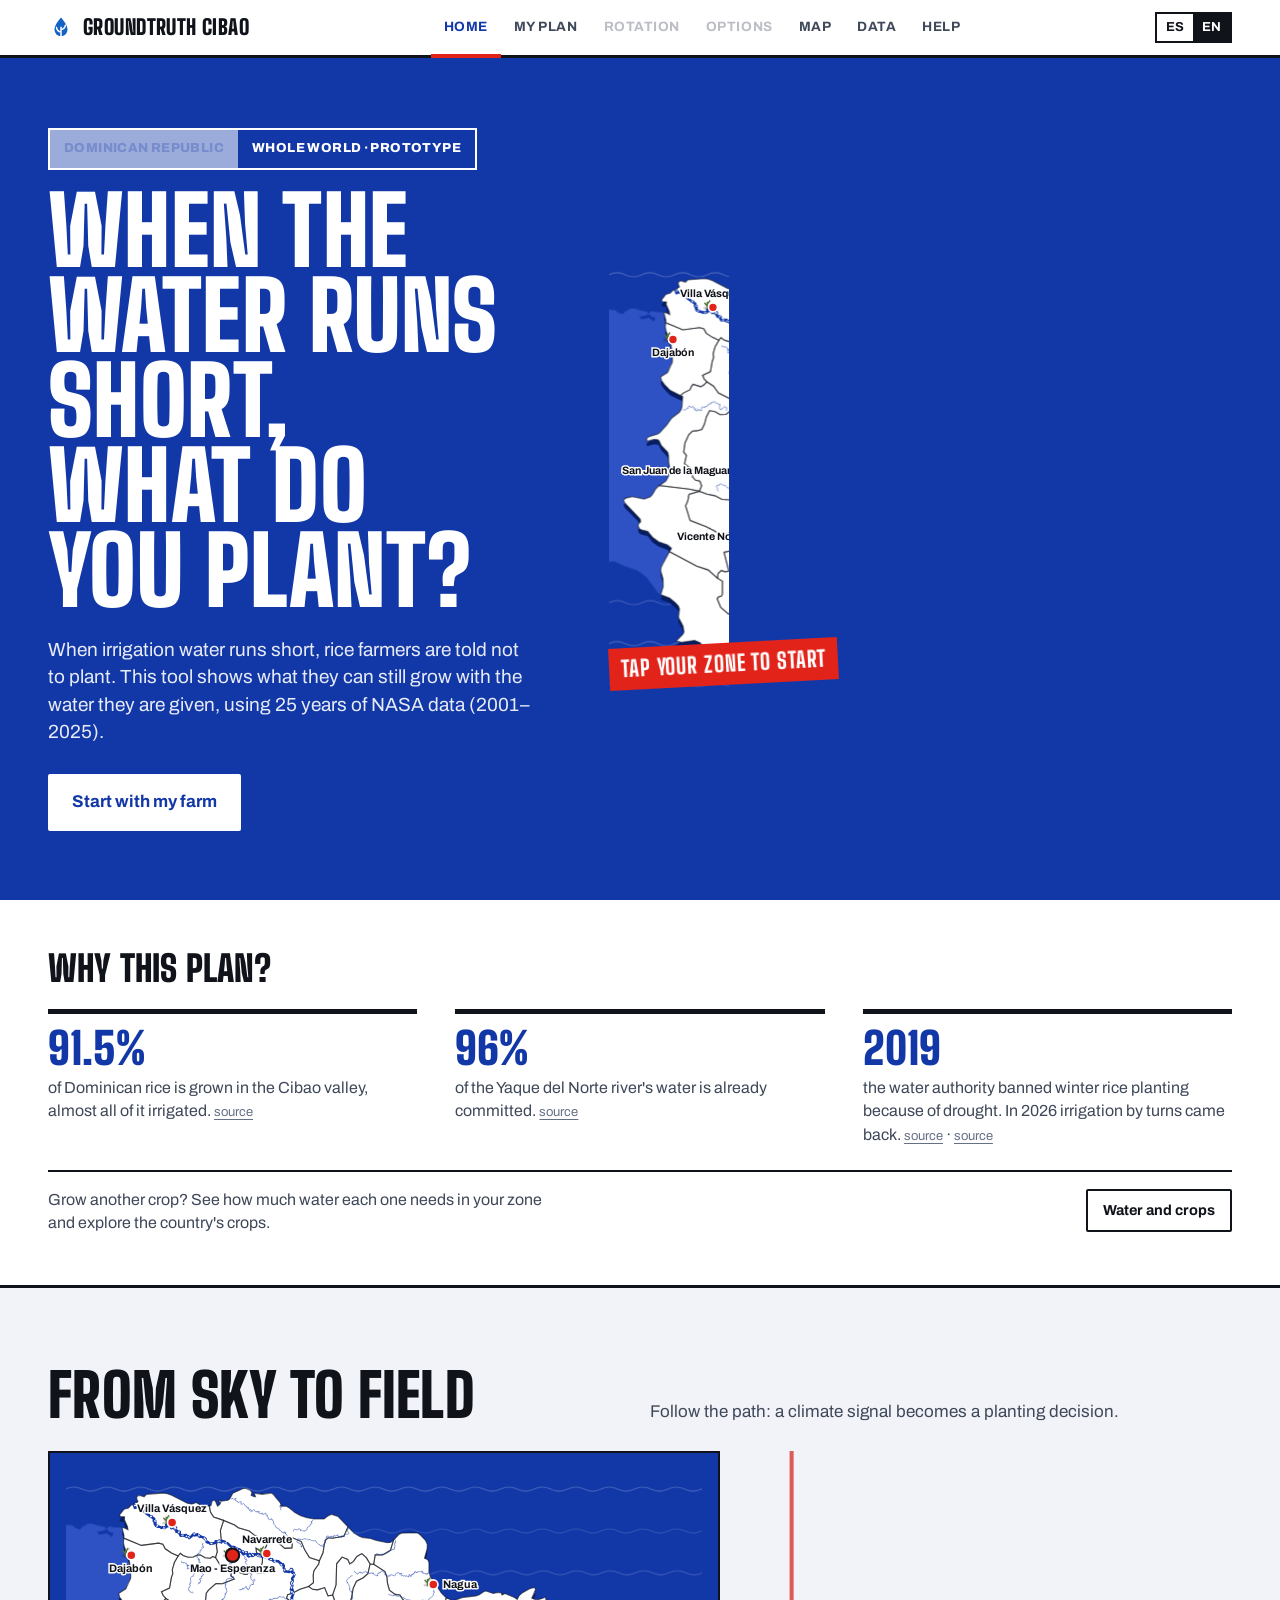
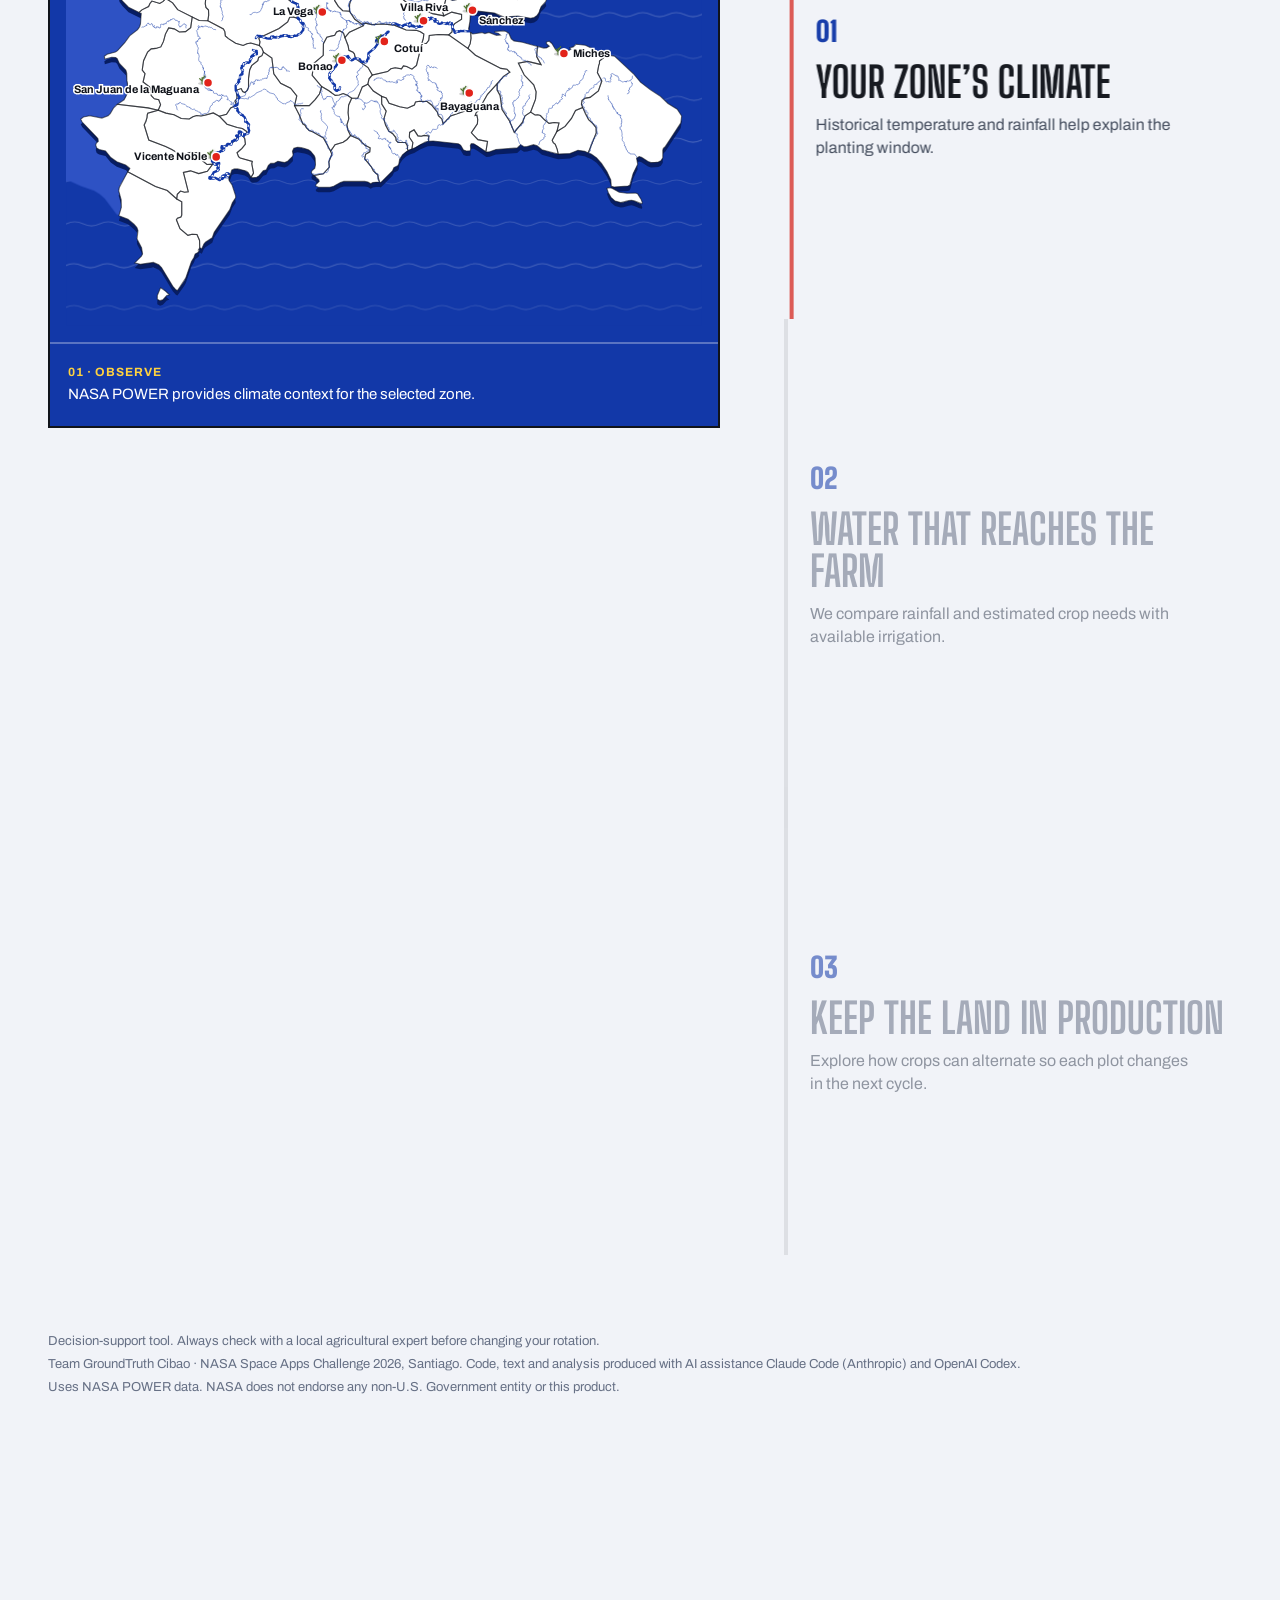
<file: index.html>
<!doctype html>
<html lang="es">
<head>
  <meta charset="utf-8">
  <meta name="viewport" content="width=device-width, initial-scale=1">
  <title>GroundTruth Cibao · Plan B</title>
  <!-- The tool lives in the web/ folder. This page only sends visitors there. -->
  <meta http-equiv="refresh" content="0; url=web/index.html">
</head>
<body>
  <p><a href="web/index.html">GroundTruth Cibao · El Plan B del arrocero / The rice farmer's Plan B</a></p>
</body>
</html>
</file>
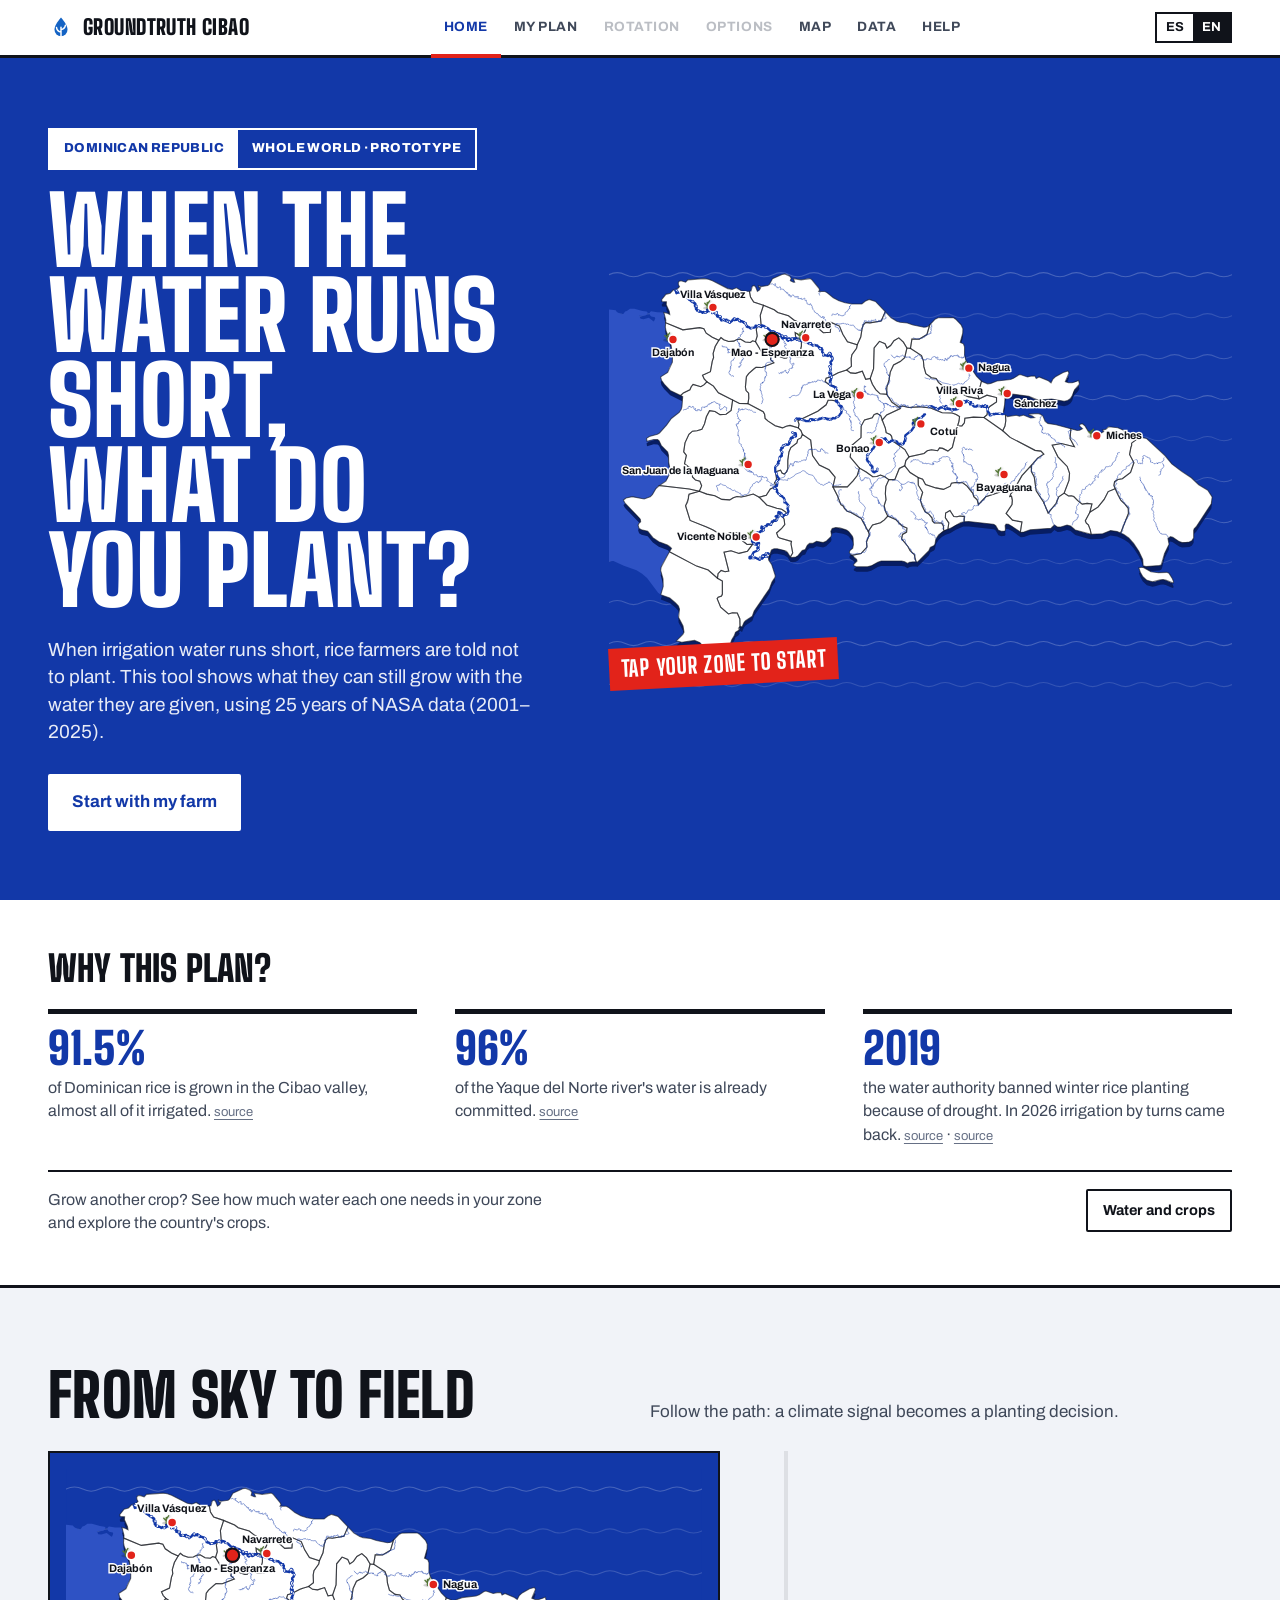
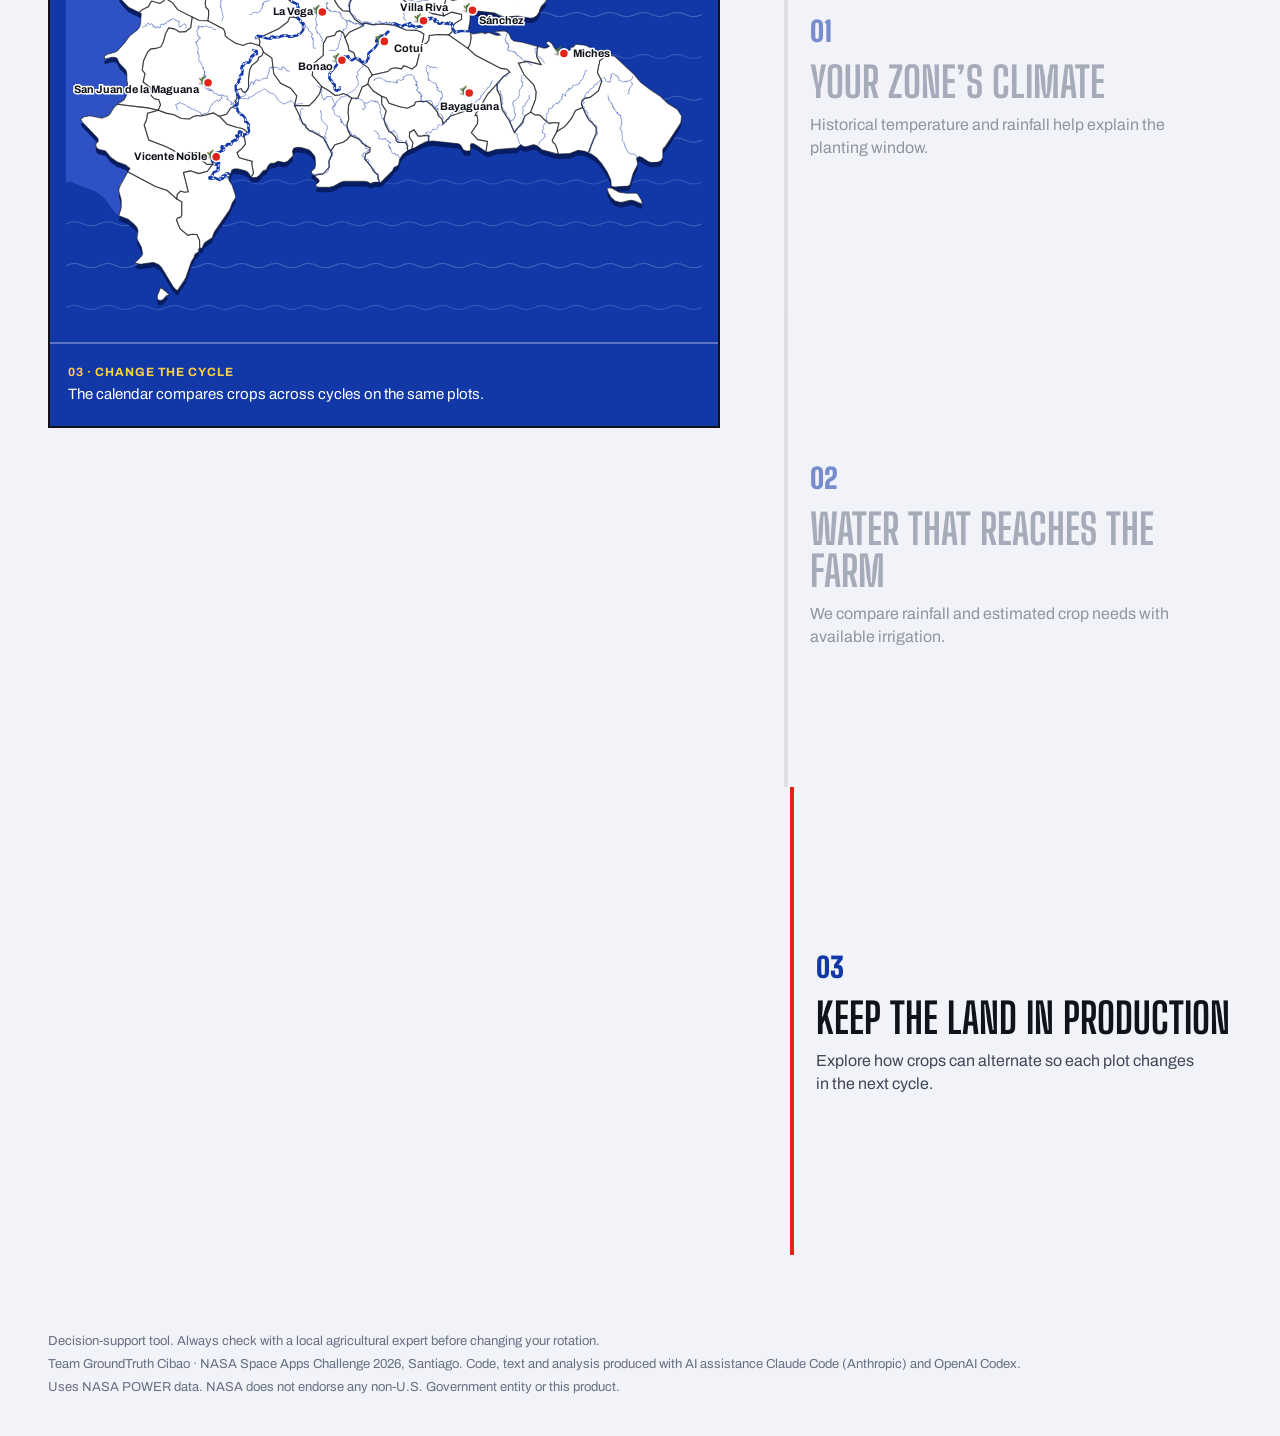
<file: web/index.html>
<!doctype html>
<html lang="en">
<head>
  <meta charset="utf-8">
  <meta name="viewport" content="width=device-width, initial-scale=1, viewport-fit=cover">
  <title>GroundTruth Cibao · Plan B</title>
  <meta name="description" content="Crop-rotation decision support for rice farmers of the Dominican Republic, powered by NASA POWER data.">
  <meta name="theme-color" content="#1238a8">
  <link rel="manifest" href="manifest.webmanifest">
  <link rel="icon" href="icon.svg" type="image/svg+xml">
  <link rel="apple-touch-icon" href="icon-192.png">
  <link rel="preload" href="fonts/archivo.woff2" as="font" type="font/woff2" crossorigin>
  <link rel="preload" href="fonts/big-shoulders.woff2" as="font" type="font/woff2" crossorigin>
  <link rel="preconnect" href="https://power.larc.nasa.gov" crossorigin>
  <link rel="preconnect" href="https://www.geoboundaries.org" crossorigin>
  <link rel="preconnect" href="https://s3.amazonaws.com" crossorigin>
  <link rel="stylesheet" href="style.css">
</head>
<body data-view="home">
  <header class="top">
    <a class="brand" href="#home" data-go="home">
      <svg class="mark" viewBox="0 0 32 32" aria-hidden="true">
        <path d="M16 3c5 6 8 10.5 8 15a8 8 0 0 1-16 0c0-4.5 3-9 8-15z" fill="#1463c4"/>
        <path d="M16 29V15m0 6c-3-.5-5-2.5-5.5-5.5M16 18c3-.5 5-2.5 5.5-5.5" fill="none" stroke="#fff" stroke-width="1.8" stroke-linecap="round"/>
      </svg>
      <span>GroundTruth Cibao</span>
    </a>
    <button type="button" class="btn small" id="back" hidden data-t="back"></button>
    <nav class="nav" id="nav" aria-label="Secciones / Sections"></nav>
    <div class="top-right">
      <button type="button" class="btn small" id="install" hidden data-t="install"></button>
      <div class="lang" role="group" aria-label="Idioma / Language">
        <button type="button" data-lang="es" class="on">ES</button>
        <button type="button" data-lang="en">EN</button>
      </div>
    </div>
  </header>

  <!-- ===================== HOME ===================== -->
  <section class="hero" data-view="home">
    <div class="hero-in">
      <div class="hero-copy">
        <div class="mode-switch" role="group" data-t-label="w_mode_label">
          <button type="button" data-mode="local" data-go="home" data-t="w_mode_local"></button>
          <button type="button" data-mode="world" data-go="world" data-t="w_mode_world"></button>
        </div>
        <h1 data-t="hero_title"></h1>
        <p class="lead" data-t="hero_lead"></p>
        <div class="hero-actions">
          <button type="button" class="btn primary big" id="start" data-t="start_btn"></button>
        </div>
      </div>
      <div class="hero-map">
        <div id="h-map"></div>
        <p class="hero-map-note" data-t="hero_map_note"></p>
      </div>
    </div>
  </section>

  <section class="why" data-view="home">
    <h2 data-t="why_title"></h2>
    <ul class="facts" id="facts"></ul>
    <div class="crop-entry">
      <p data-t="crop_entry_copy"></p>
      <button type="button" class="btn" data-go="crops" data-t="crop_entry_button"></button>
    </div>
  </section>

  <section class="journey" data-view="home" aria-labelledby="journey-title">
    <header class="journey-head">
      <h2 id="journey-title" data-t="journey_title"></h2>
      <p data-t="journey_intro"></p>
    </header>
    <div class="journey-layout">
      <div class="journey-visual" id="journey-visual" data-beat="1">
        <div class="journey-map" id="j-map"></div>
        <div class="journey-readout" aria-live="polite">
          <b id="journey-kicker" data-t="journey_kicker_1"></b>
          <span id="journey-copy" data-t="journey_copy_1"></span>
        </div>
      </div>
      <div class="journey-chapters">
        <article class="journey-chapter" data-beat="1">
          <span>01</span><h3 data-t="journey_step_1"></h3><p data-t="journey_text_1"></p>
        </article>
        <article class="journey-chapter" data-beat="2">
          <span>02</span><h3 data-t="journey_step_2"></h3><p data-t="journey_text_2"></p>
        </article>
        <article class="journey-chapter" data-beat="3">
          <span>03</span><h3 data-t="journey_step_3"></h3><p data-t="journey_text_3"></p>
        </article>
      </div>
    </div>
  </section>

  <!-- ============ DOMINICAN CROP DIRECTORY ============ -->
  <section class="page crop-page" data-view="crops">
    <div class="crop-heading">
      <button type="button" class="btn back" data-go="home" data-t="crop_back"></button>
      <div>
        <p class="crop-kicker" data-t="crop_kicker"></p>
        <h2 data-t="crop_title"></h2>
        <p class="sub" data-t="crop_intro"></p>
      </div>
      <div class="crop-count"><b id="crop-total">39</b><span data-t="crop_count_label"></span></div>
    </div>
    <div class="crop-overview" id="crop-overview"></div>
    <section class="cw" aria-labelledby="cw-title">
      <h3 id="cw-title" data-t="cw_title"></h3>
      <p class="sub" data-t="cw_intro"></p>
      <div class="crop-controls cw-controls">
        <label><span data-t="cw_zone"></span><select id="cw-zone"></select></label>
        <label><span data-t="cw_month"></span><select id="cw-month"></select></label>
        <label><span data-t="cw_soil"></span><select id="cw-soil"></select></label>
        <label><span data-t="cw_area"></span><input id="cw-area" type="number" min="1" max="20000" inputmode="decimal"></label>
        <label><span data-t="cw_alloc"></span><span class="cw-range"><input id="cw-alloc" type="range" min="0" max="100" step="5"><output id="cw-alloc-out"></output></span></label>
      </div>
      <p class="cw-budget" id="cw-budget" aria-live="polite"></p>
      <div class="cw-mine">
        <h4 data-t="mine_title"></h4>
        <p class="help" data-t="mine_help"></p>
        <div class="cw-chips" id="cw-chips"></div>
      </div>
      <div class="cw-rec" id="cw-rec" aria-live="polite"></div>
      <div class="cw-table" id="cw-table"></div>
      <p class="note" data-t="cw_note"></p>
    </section>
    <div class="crop-controls">
      <label><span data-t="crop_search_label"></span><input id="crop-search" type="search" data-t-placeholder="crop_search_placeholder"></label>
      <label><span data-t="crop_group_label"></span><select id="crop-group"></select></label>
      <label><span data-t="crop_model_label"></span><select id="crop-model"></select></label>
    </div>
    <p class="crop-key" data-t="crop_key"></p>
    <div class="crop-browser">
      <div class="crop-list-wrap">
        <p class="crop-result-count" id="crop-result-count" aria-live="polite"></p>
        <div class="crop-list" id="crop-list"></div>
      </div>
      <aside class="crop-profile" id="crop-profile" aria-live="polite"></aside>
    </div>
    <p class="note crop-source" data-t="crop_source_note"></p>
  </section>

  <!-- ============ WORLD PROTOTYPE (world.js) ============ -->
  <section class="page world-page" data-view="world">
    <div class="mode-switch" role="group">
      <button type="button" data-mode="local" data-go="home" data-t="w_mode_local"></button>
      <button type="button" data-mode="world" data-go="world" data-t="w_mode_world"></button>
    </div>
    <div class="world-head">
      <h2 data-t="w_title"></h2>
      <p class="sub" data-t="w_intro"></p>
    </div>
    <div class="world-stage">
      <canvas id="w-globe" data-t-label="w_globe_label"></canvas>
      <p class="w-hover" id="w-hover" aria-live="polite"></p>
    </div>
    <div class="wq-start">
      <button type="button" class="btn primary big" data-wq-start data-t="wq_start"></button>
      <p class="help" data-t="wq_start_help"></p>
    </div>
    <div class="crop-controls w-controls">
      <label><span data-t="w_pick"></span><select id="w-country"></select></label>
    </div>
    <p class="note" data-t="w_note"></p>
  </section>
  <section class="page world-page" data-view="country">
    <div class="world-head">
      <h2 id="wc-title"></h2>
      <p class="sub" id="wc-sub"></p>
      <p class="w-status" id="wc-status" aria-live="polite"></p>
    </div>
    <div class="wc-layout">
      <div class="wc-map" id="wc-map"></div>
      <aside class="wc-side">
        <h3 data-t="w_crops_country"></h3>
        <ol class="wc-crops" id="wc-crops"></ol>
        <p class="note" id="wc-crops-note"></p>
      </aside>
    </div>
    <h3 data-t="w_provinces"></h3>
    <div class="wc-list" id="wc-list"></div>
    <p class="note" data-t="w_country_note"></p>
  </section>
  <section class="page world-page" data-view="wmap">
    <div class="panel map-card">
      <h2 id="wm-title"></h2>
      <p class="sub" id="wm-sub"></p>
      <div class="seg layers" id="wm-layers" role="group"></div>
      <p class="w-status" id="wm-status" aria-live="polite"></p>
      <div class="wc-map wm-map" id="wm-map"></div>
      <div class="key" id="wm-key"></div>
      <p class="note" id="wm-far"></p>
      <div class="wm-values" id="wm-values"></div>
      <p class="note" data-t="wm_note"></p>
    </div>
  </section>
  <section class="page world-page" data-view="region">
    <div class="world-head">
      <h2 id="wr-title"></h2>
      <p class="sub" id="wr-sub"></p>
      <p class="w-status" id="wr-status" aria-live="polite"></p>
    </div>
    <div class="wr-layout">
      <aside class="wr-relief">
        <canvas id="wr-canvas" data-t-label="w_relief_label"></canvas>
        <p class="wr-relief-status" aria-live="polite"></p>
        <p class="wr-relief-note"></p>
        <details class="wr-mapdata"><summary data-t="w_mapdata"></summary><div class="wr-mapdata-body"></div></details>
      </aside>
      <div class="wr-climate" id="wr-climate"></div>
    </div>
    <details class="more wr-photo"><summary data-t="w_photo_summary"></summary><div class="wc-map" id="wr-map"></div></details>
    <div class="wq-start">
      <button type="button" class="btn primary big" data-wq-start data-wq-here data-t="wq_here"></button>
    </div>
    <div class="cw-rec" id="wr-rec" aria-live="polite"></div>
  </section>
  <section class="page world-page wq" id="wq-section" data-view="wquiz">
    <div class="wq-top">
      <p class="wq-where" id="wq-where"></p>
      <span class="wq-count" id="wq-count"></span>
      <span class="wq-unit-slot" id="wq-unit-slot"></span>
      <div class="g-progress"><i id="wq-bar"></i></div>
    </div>
    <div class="wq-layout">
      <aside class="wr-relief">
        <canvas id="wq-canvas" data-t-label="w_relief_label"></canvas>
        <p class="wr-relief-status" aria-live="polite"></p>
        <p class="wr-relief-note"></p>
        <details class="wr-mapdata"><summary data-t="w_mapdata"></summary><div class="wr-mapdata-body"></div></details>
      </aside>
      <div class="wq-main">
        <div class="wq-stage" id="wq-stage" aria-live="polite"></div>
        <div class="wq-nav">
          <button type="button" class="btn" data-wq-back></button>
          <button type="button" class="btn primary" data-wq-next></button>
        </div>
      </div>
    </div>
  </section>

  <section class="page world-page" data-view="wplan">
    <div class="world-head">
      <p class="wq-where" id="wp-where"></p>
      <h2 data-t="wp_title"></h2>
      <p class="headline" id="wp-headline"></p>
    </div>
    <div id="wp-body"></div>
  </section>
  <section class="page world-page" data-view="wrot">
    <div class="world-head">
      <p class="wq-where" id="wro-where"></p>
      <h2 data-t="wro_title"></h2>
    </div>
    <div id="wro-body"></div>
  </section>

  <section class="page world-page" data-view="wdata">
    <div class="world-head">
      <p class="wq-where" id="wd-where"></p>
      <h2 data-t="data_title"></h2>
      <p class="sub" data-t="data_sub"></p>
    </div>
    <div id="wd-body"></div>
  </section>

  <!-- ===================== GUIDED WALKTHROUGH ===================== -->
  <section class="guide" id="guide" data-view="guide">
    <div class="g-top">
      <span id="g-count"></span>
      <div class="g-progress"><i id="g-bar"></i></div>
    </div>
    <div class="g-layout" id="g-layout">
      <aside class="g-scene" id="g-scene-panel" hidden>
        <div class="z-stage">
          <canvas id="g-canvas" aria-hidden="true"></canvas>
          <details class="scene-context-menu">
            <summary data-t="field_map_data"></summary>
            <div class="scene-context" id="g-scene-context" aria-live="polite"></div>
          </details>
          <p class="note" data-t="z_note"></p>
        </div>
        <p class="g-scene-label" data-t="g_scene_label"></p>
      </aside>
      <div class="panel g-card">
        <div id="g-stage" aria-live="polite"></div>
        <div class="g-foot">
          <button type="button" class="btn big" data-g-back></button>
          <button type="button" class="btn primary big" data-g-next></button>
        </div>
      </div>
    </div>
  </section>

  <!-- ============ MY PLAN · ROTATION · OPTIONS · DATA (share the three steps) ============ -->
  <main class="layout" data-view="plan rotation options data">
    <details class="farm-settings" id="farm-settings" open>
      <summary class="farm-settings-bar">
        <span class="farm-settings-title" data-t="farm_conditions"></span>
        <span class="farm-settings-values" id="farm-settings-values"></span>
        <span class="farm-settings-action"><b class="farm-settings-edit" data-t="edit_conditions"></b><b class="farm-settings-hide" data-t="hide_conditions"></b><i aria-hidden="true"></i></span>
      </summary>
    <aside class="panel controls" id="steps" aria-labelledby="farm-title">
      <h2 id="farm-title" data-t="farm"></h2>

      <div class="step">
        <span class="num">1</span>
        <div class="step-body">
          <h3 data-t="step1"></h3>
          <label class="field"><span data-t="zone"></span>
            <select id="zone"></select>
          </label>
          <div class="row2">
            <label class="field"><span data-t="month"></span>
              <select id="month"></select>
            </label>
            <label class="field"><span data-t="area"></span>
              <input id="area" type="number" min="1" max="20000" step="1" value="100" inputmode="decimal">
            </label>
          </div>
          <p class="help" id="month-help"></p>
          <div class="field"><span data-t="soil"></span>
            <div class="seg" id="soil" role="group"></div>
          </div>
          <p class="help" id="soil-help"></p>
          <label class="check"><input id="salty" type="checkbox"><span data-t="salty"></span></label>
        </div>
      </div>

      <div class="step">
        <span class="num">2</span>
        <div class="step-body">
          <h3 data-t="step2"></h3>
          <div class="water-control">
            <div class="water-head">
              <label for="allocation" data-t="allocation"></label>
              <output id="allocation-out" for="allocation"></output>
            </div>
            <input id="allocation" type="range" min="0" max="100" step="5" value="60">
            <div class="light" id="light" role="group"></div>
          </div>
          <p class="help" id="water-help"></p>
          <label class="check"><input id="rice-banned" type="checkbox"><span data-t="rice_banned"></span></label>
          <details class="more">
            <summary data-t="what_is"></summary>
            <p data-t="allocation_hint"></p>
            <p data-t="light_note"></p>
          </details>
        </div>
      </div>

      <div class="step">
        <span class="num">3</span>
        <div class="step-body">
          <h3 data-t="step3"></h3>
          <div class="seg" id="priority" role="group"></div>
          <p class="help" id="priority-help"></p>
        </div>
      </div>
    </aside>

    </details>

    <div class="results">
      <button type="button" class="btn back" data-go="plan" data-view="rotation options data" data-t="back_plan"></button>
      <p class="headline" id="headline" aria-live="polite" data-view="plan"></p>

      <section class="panel plan" aria-labelledby="parcel-title" data-view="plan">
        <div>
          <h2 id="parcel-title" data-t="parcel_title"></h2>
          <p class="sub" id="parcel-sub"></p>
          <div class="plot big" id="parcel" aria-hidden="true"></div>
          <div class="parcel-context" id="parcel-context" aria-live="polite"></div>
        </div>
        <div class="plan-side">
          <div class="mix" id="plan-mix"></div>
          <div class="impact" id="impact"></div>
          <div class="actions" id="plan-actions"></div>
          <p class="local-save-note" id="local-save-note" aria-live="polite" hidden></p>
          <div class="next">
            <button type="button" class="btn" data-go="rotation" data-t="go_rotation"></button>
            <button type="button" class="btn" data-go="options" data-t="go_options"></button>
          </div>
        </div>
      </section>

      <section class="panel" aria-labelledby="rotation-title" data-view="rotation">
        <h2 id="rotation-title" data-t="rotation_title"></h2>
        <p class="sub" data-t="rotation_sub"></p>
        <div id="rotation"></div>
      </section>

      <section aria-labelledby="strategies-title" data-view="options">
        <h2 id="strategies-title" data-t="strategies"></h2>
        <p class="sub" data-t="strategies_sub"></p>
        <div class="legend" id="legend"></div>
        <div class="cards" id="cards"></div>
        <details class="more">
          <summary data-t="what_scores"></summary>
          <p data-t="score_help"></p>
        </details>
      </section>

      <section class="panel detail" id="detail" aria-live="polite" data-view="options"></section>

      <div data-view="data">
        <h2 data-t="data_title"></h2>
        <p class="sub" data-t="data_sub"></p>
      </div>

      <details class="panel fold" data-view="data" open>
        <summary><span><b data-t="needs_title"></b><small data-t="needs_fx"></small></span></summary>
        <p class="sub" id="needs-sub"></p>
        <div id="needs"></div>
        <p class="note" data-t="needs_note"></p>
      </details>

      <details class="panel fold" data-view="data">
        <summary><span><b data-t="climate_title"></b><small data-t="climate_fx"></small></span></summary>
        <p class="sub" id="climate-sub"></p>
        <div id="climate"></div>
        <p class="note" id="climate-note"></p>
      </details>

      <details class="panel fold" data-view="data">
        <summary><span><b data-t="heat_title"></b><small data-t="heat_fx"></small></span></summary>
        <p class="sub" id="heat-sub"></p>
        <div class="heat" id="heat"></div>
        <div class="key" id="heat-key"></div>
        <p class="note" data-t="heat_note"></p>
      </details>
    </div>
  </main>

  <!-- ===================== MAP ===================== -->
  <section class="page" data-view="map">
    <div class="panel map-card" aria-labelledby="map-title">
      <h2 id="map-title" data-t="map_title"></h2>
      <p class="sub" data-t="map_sub"></p>
      <div class="seg layers" id="layers" role="group"></div>
      <div id="map"></div>
      <div class="key" id="map-key"></div>
      <p class="note" data-t="map_note"></p>
    </div>
    <div class="panel" id="basin-section" aria-labelledby="basin-title">
      <h2 id="basin-title" data-t="basin_title"></h2>
      <p class="sub" data-t="basin_fx"></p>
      <div id="basin"></div>
    </div>
  </section>

  <!-- ===================== ZONE EXPLORER (3D) ===================== -->
  <section class="page zone-page" data-view="zone">
    <div class="zone-head">
      <button type="button" class="btn back" data-go="map" data-t="back_map"></button>
      <h2 id="z-title"></h2>
      <p class="sub" id="z-sub"></p>
      <p class="note pick-note" id="z-pick-note" aria-live="polite" hidden></p>
    </div>
    <div class="zone-grid">
      <div class="z-stage">
        <canvas id="z-canvas" aria-hidden="true"></canvas>
        <details class="scene-context-menu">
          <summary data-t="field_map_data"></summary>
          <div class="scene-context" id="z-scene-context" aria-live="polite"></div>
        </details>
        <p class="note" data-t="z_note"></p>
      </div>
      <div class="panel z-info">
        <div class="impact" id="z-stats"></div>
        <div id="z-lists"></div>
        <p id="z-farm-note" class="note" aria-live="polite"></p>
        <button type="button" class="btn primary big" id="z-plan" data-t="z_plan"></button>
      </div>
    </div>
  </section>

  <!-- ===================== HELP ===================== -->
  <section class="page" data-view="help">
    <div class="panel">
      <h2 data-t="soilg_title"></h2>
      <p class="sub" data-t="soilg_sub"></p>
      <div id="soil-guide"></div>
    </div>
    <div class="panel world-only">
      <h2 data-t="wh_title"></h2>
      <p class="sub" data-t="wh_sub"></p>
      <h3 data-t="wh_how_title"></h3>
      <ul id="wh-how"></ul>
      <h3 data-t="wh_limits_title"></h3>
      <ul id="wh-limits"></ul>
    </div>
    <div class="panel rd-only">
      <h2 data-t="faq_title"></h2>
      <p class="sub" data-t="faq_sub"></p>
      <div id="faq"></div>
    </div>
    <div class="panel trust">
      <h2 data-t="trust_title"></h2>
      <p class="sub" data-t="trust_fx"></p>
      <details class="rd-only" open>
        <summary data-t="limits_title"></summary>
        <ul id="limits"></ul>
      </details>
      <details class="rd-only">
        <summary data-t="method_title"></summary>
        <ul id="method"></ul>
      </details>
      <details>
        <summary data-t="sources_title"></summary>
        <ul id="sources"></ul>
      </details>
    </div>
  </section>

  <footer class="foot">
    <p data-t="foot_support"></p>
    <p data-t="foot_ai"></p>
    <p data-t="foot_nasa"></p>
  </footer>

  <nav class="tabbar" id="tabbar" aria-label="Secciones / Sections"></nav>

  <div id="sheet" aria-hidden="true"></div>

  <script src="data.js"></script>
  <script src="geo.js"></script>
  <script src="provinces.js"></script>
  <script src="relief.js"></script>
  <script src="peaks.js"></script>
  <script src="crops_local.js"></script>
  <script src="world_data.js"></script>
  <script src="copy.js"></script>
  <script src="storage.js"></script>
  <script src="engine.js"></script>
  <script src="world.js"></script>
  <script src="app.js"></script>
</body>
</html>
</file>
<file: web/style.css>
/* GroundTruth Cibao - Plan B. Dominican rice-sack identity with restrained
   glass only on map controls, where it separates information from the terrain. */
@font-face { font-family: "Big Shoulders"; src: url("fonts/big-shoulders.woff2") format("woff2"); font-weight: 100 900; font-display: swap; }
@font-face { font-family: "Archivo"; src: url("fonts/archivo.woff2") format("woff2"); font-weight: 100 900; font-display: swap; }

:root {
  --ground: #f1f3f8;
  --paper: #ffffff;
  --ink: #10131a;
  --ink-2: #3f4859;
  --muted: #667085;
  --hair: rgba(16, 19, 26, 0.16);
  --blue: #1238a8;
  --blue-deep: #0c2a82;
  --blue-tint: #e8edfb;
  --red: #e2231a;
  --yellow: #ffd23f;
  --water: #1e6fd9;
  /* one color per kind of crop, the same everywhere */
  --rice: #15803d;
  --legume: #e2622b;
  --cash: #f0b323;
  --green: #5b4bd6;
  --idle: #cfd5e1;
  --display: "Big Shoulders", "Arial Narrow", sans-serif;
  --body: "Archivo", system-ui, -apple-system, "Segoe UI", sans-serif;
  --ease-out: cubic-bezier(0.23, 1, 0.32, 1);
  --ease-in-out: cubic-bezier(0.65, 0, 0.35, 1);
  --edge: clamp(16px, 4vw, 48px);
  font-family: var(--body);
  accent-color: var(--blue);
  caret-color: var(--blue);
  scrollbar-color: var(--blue) var(--ground);
}
* { box-sizing: border-box; }
::selection { background: var(--blue); color: #fff; }
[hidden] { display: none !important; }
body { margin: 0; color: var(--ink); line-height: 1.45; font-size: 16px;
  background: var(--ground); }
h1, h2, h3, p { margin: 0; }
button, input, select { font: inherit; color: inherit; }
a { color: var(--blue); text-underline-offset: 3px; }
h1, h2, .g-q { font-family: var(--display); font-weight: 900; text-transform: uppercase; letter-spacing: 0.005em; text-wrap: balance; }
h2 { font-size: clamp(26px, 3vw, 36px); line-height: 1; }
.sub { color: var(--ink-2); font-size: 15px; margin-top: 6px; max-width: 70ch; }
.note { color: var(--muted); font-size: 13px; margin-top: 12px; max-width: 80ch; }
:is(button, input, select, summary, a, .card, .zone):focus-visible { outline: 3px solid var(--red); outline-offset: 2px; }
.ico { width: 1em; height: 1em; fill: none; stroke: currentColor; stroke-width: 2; stroke-linecap: round; stroke-linejoin: round; display: block; }

/* ---- top bar ---- */
.top { position: sticky; top: 0; z-index: 20; display: flex; justify-content: space-between; align-items: center; gap: 16px; padding: 0 var(--edge); height: 58px; background: var(--paper); border-bottom: 3px solid var(--ink); }
.brand { display: flex; align-items: center; gap: 9px; text-decoration: none; color: var(--ink); font-family: var(--display); font-weight: 900; font-size: 21px; text-transform: uppercase; letter-spacing: 0.02em; white-space: nowrap; }
.mark { width: 26px; height: 26px; }
.nav { display: flex; align-self: stretch; }
.nav button { border: 0; background: none; padding: 0 13px; cursor: pointer; font-size: 13.5px; font-weight: 700; text-transform: uppercase; letter-spacing: 0.04em; color: var(--ink-2); border-bottom: 4px solid transparent; margin-bottom: -3px; white-space: nowrap; transition: color 150ms ease; }
.nav button:hover { color: var(--ink); }
.nav button.on { color: var(--blue); border-bottom-color: var(--red); }
.top-right { display: flex; align-items: center; gap: 8px; }
.lang { display: inline-flex; border: 2px solid var(--ink); }
.lang button { border: 0; background: none; padding: 4px 9px; cursor: pointer; font-size: 13px; font-weight: 700; }
.lang button.on { background: var(--ink); color: #fff; }
.tabbar { display: none; }

/* ---- buttons ---- */
.btn { display: inline-block; border: 2px solid var(--ink); background: var(--paper); border-radius: 2px; padding: 9px 15px; cursor: pointer; font-weight: 700; font-size: 14.5px; text-decoration: none; color: var(--ink); transition: background-color 150ms ease, color 150ms ease, transform 140ms var(--ease-out); }
.btn:hover { background: var(--ink); color: #fff; }
.btn:active, .g-option:active, .g-months button:active, .g-area button:active, .seg button:active, .light button:active { transform: scale(0.97); }
.btn.primary { background: var(--blue); border-color: var(--blue); color: #fff; }
.btn.primary:hover { background: var(--blue-deep); border-color: var(--blue-deep); }
.btn.big { font-size: 17px; padding: 14px 22px; }
.btn.small { padding: 5px 10px; font-size: 13px; }
.actions { display: grid; gap: 10px; margin-top: 16px; }
.actions .action-share { display: block; text-align: center; }
.action-tools { display: grid; grid-template-columns: repeat(2, minmax(0, 1fr)); gap: 7px; padding-top: 9px; border-top: 1px solid var(--hair); }
.action-tools .btn { min-width: 0; text-align: center; }

/* ---- home: the map printed on blue ---- */
.hero { background: var(--blue); color: #fff; min-height: calc(100vh - 58px); display: grid; align-items: center; padding: clamp(24px, 4vw, 56px) var(--edge); overflow: hidden; }
.hero-in { max-width: 1320px; margin: 0 auto; width: 100%; display: grid; grid-template-columns: minmax(0, 0.9fr) minmax(0, 1.1fr); gap: clamp(20px, 4vw, 56px); align-items: center; }
.hero h1 { font-size: clamp(50px, 7.4vw, 96px); line-height: 0.9; }
.hero .lead { margin-top: 22px; font-size: clamp(16px, 1.5vw, 19px); max-width: 44ch; color: rgba(255, 255, 255, 0.9); }
.hero-actions { display: flex; flex-wrap: wrap; gap: 10px; margin-top: 28px; }
.hero .btn { border-color: #fff; background: transparent; color: #fff; }
.hero .btn:hover { background: #fff; color: var(--blue); }
.hero .btn.primary { background: #fff; color: var(--blue); }
.hero .btn.primary:hover { background: var(--yellow); border-color: var(--yellow); color: var(--ink); }
.hero-note { margin-top: 14px; font-size: 13px; color: rgba(255, 255, 255, 0.7); }
.hero-map { position: relative; }
/* the one authored moment of the page: the map is pulled on like a screen print */
#h-map { animation: print-in 1100ms var(--ease-out) 150ms backwards; }
@keyframes print-in { from { clip-path: inset(0 100% 0 0); } to { clip-path: inset(0 0 0 0); } }
.hero-map-note { position: absolute; left: 0; bottom: 4%; font-family: var(--display); font-weight: 800; font-size: clamp(16px, 1.8vw, 22px); text-transform: uppercase; letter-spacing: 0.04em; background: var(--red); color: #fff; padding: 5px 12px; transform: rotate(-3deg); }

.why { background: var(--paper); border-bottom: 3px solid var(--ink); padding: clamp(28px, 4vw, 56px) var(--edge); }
.why h2, .facts { max-width: 1320px; margin-left: auto; margin-right: auto; }
.facts { list-style: none; padding: 0; margin-top: 22px; display: grid; grid-template-columns: repeat(3, minmax(0, 1fr)); gap: clamp(18px, 3vw, 40px); }
.facts li { border-top: 5px solid var(--ink); padding-top: 12px; font-size: 16px; color: var(--ink-2); }
.facts b { font-family: var(--display); font-weight: 900; font-size: 44px; line-height: 1; color: var(--blue); display: block; margin-bottom: 6px; }
.facts a { font-size: 13px; color: var(--muted); white-space: nowrap; }

/* One scroll-led story: the map stays still while each cause and effect advances. */
.journey { padding: clamp(38px, 6vw, 82px) var(--edge); background: var(--ground); }
.journey-head, .journey-layout { max-width: 1320px; margin: 0 auto; }
.journey-head { display: grid; grid-template-columns: 1fr 1fr; gap: 20px; align-items: end; margin-bottom: 26px; }
.journey-head h2 { font-size: clamp(34px, 5vw, 60px); }
.journey-head p { max-width: 48ch; color: var(--ink-2); font-size: 17px; }
.journey-layout { display: grid; grid-template-columns: minmax(0, 1.2fr) minmax(300px, .8fr); gap: clamp(24px, 5vw, 70px); align-items: start; }
.journey-visual { position: sticky; top: 82px; align-self: start; min-width: 0; background: var(--blue); border: 2px solid var(--ink); }
.journey-map { padding: 16px; }
#j-map { pointer-events: none; }
#j-map svg { width: 100%; height: auto; display: block; }
#j-map :is(.sq, .value, .dam-name, .dam-mark, .river, .place) { display: none; }
#j-map .zone text { font-size: 13px; }
.journey-readout { min-height: 84px; display: grid; align-content: center; gap: 3px; padding: 13px 18px; border-top: 2px solid rgba(255,255,255,.3); color: #fff; transition: opacity 220ms var(--ease-out), transform 220ms var(--ease-out); }
.journey-readout b { color: var(--yellow); font-size: 12px; letter-spacing: .08em; }
.journey-readout span { font-size: 15px; max-width: 62ch; }
.journey-visual[data-beat="2"] .zone.mine .dot { fill: var(--water); }
.journey-visual[data-beat="3"] .zone.mine .dot { fill: var(--green); }
.journey-chapters { display: grid; }
.journey-chapter { min-height: 52vh; display: grid; align-content: center; gap: 10px; padding: 22px 0 22px 22px; border-left: 4px solid var(--hair); color: var(--muted); opacity: .55; transform: translateX(0); transition: opacity 240ms var(--ease-out), transform 240ms var(--ease-out), border-color 240ms var(--ease-out); }
.journey-chapter.current { opacity: 1; transform: translateX(6px); border-left-color: var(--red); color: var(--ink); }
.journey-chapter > span { font-family: var(--display); font-size: 28px; font-weight: 900; color: var(--blue); }
.journey-chapter h3 { font-family: var(--display); font-size: clamp(28px, 3.5vw, 42px); line-height: 1; text-transform: uppercase; }
.journey-chapter p { max-width: 42ch; font-size: 16px; color: var(--ink-2); }

/* ---- the map (home, walkthrough and Map section) ---- */
:is(#map, .g-map, #h-map, #j-map) svg { width: 100%; height: auto; display: block; }
:is(#map, .g-map, #h-map, #j-map) text { font-family: var(--body); font-size: 12px; }
:is(#map, .g-map, #h-map, #j-map) .sea { fill: var(--blue); }
:is(#map, .g-map, #h-map, #j-map) .neighbor { fill: #2e52c4; }
:is(#map, .g-map, #h-map, #j-map) .land { fill: #fff; }
:is(#map, .g-map, #h-map, #j-map) .place { fill: rgba(255, 255, 255, 0.75); font-style: italic; font-size: 11.5px; }
:is(#map, .g-map, #h-map, #j-map) .river { fill: var(--blue); font-style: italic; font-weight: 600; font-size: 11px; paint-order: stroke; stroke: #fff; stroke-width: 3px; }
:is(#map, .g-map, #h-map, #j-map) .dam-name { fill: var(--ink); font-size: 10.5px; font-weight: 700; paint-order: stroke; stroke: #fff; stroke-width: 3px; }
:is(#map, .g-map, #h-map, #j-map) .dam-mark { fill: var(--ink); stroke: #fff; stroke-width: 1.5; }
:is(#map, .g-map, #h-map, #j-map) .value { font-weight: 800; font-size: 12.5px; fill: var(--ink); paint-order: stroke; stroke: #fff; stroke-width: 3px; }
:is(#map, .g-map, #h-map, #j-map) .rv { fill: none; stroke: var(--blue); stroke-width: 0.8; stroke-linecap: round; stroke-linejoin: round; opacity: 0.7; }
:is(#map, .g-map, #h-map, #j-map) .rv.main { stroke-width: 2.8; opacity: 1; }
:is(#map, .g-map, #h-map, #j-map) .province-line { fill: transparent; stroke: rgba(16, 19, 26, .58); stroke-width: 1.1; vector-effect: non-scaling-stroke; cursor: pointer; }
:is(#map, .g-map, #h-map, #j-map) .province-line:hover { stroke: var(--red); stroke-width: 2; }
:is(#map, .g-map, #h-map, #j-map) .rice-shadow { fill: rgba(0,0,0,.18); }
:is(#map, .g-map, #h-map, #j-map) .rice-sprout { fill: none; stroke: #527632; stroke-width: 1.5; stroke-linecap: round; stroke-linejoin: round; filter: drop-shadow(1px 1px 1px rgba(0,0,0,.4)); }
:is(#map, .g-map, #h-map, #j-map) .rv-flow { fill: none; stroke: #fff; stroke-width: 1.2; stroke-linecap: round; stroke-dasharray: 2 9; animation: mapflow 1.4s linear infinite; pointer-events: none; }
@keyframes mapflow { to { stroke-dashoffset: -11; } }
:is(#map, .g-map, #h-map, #j-map) .zone { cursor: pointer; }
:is(#map, .g-map, #h-map, #j-map) .zone .dot { fill: var(--red); stroke: #fff; stroke-width: 2; transform-box: fill-box; transform-origin: center; transition: transform 160ms var(--ease-out); }
:is(#map, .g-map, #h-map, #j-map) .zone.mine .dot { stroke: var(--ink); stroke-width: 2.5; }
:is(#map, .g-map, #h-map, #j-map) .zone .pulse { fill: var(--red); transform-box: fill-box; transform-origin: center; animation: pulse 1.8s ease-out infinite; }
@keyframes pulse { from { transform: scale(0.8); opacity: 0.55; } to { transform: scale(2.8); opacity: 0; } }
:is(#map, .g-map, #h-map, #j-map) .zone text { font-weight: 700; fill: var(--ink); paint-order: stroke; stroke: #fff; stroke-width: 3.5px; }
:is(#map, .g-map, #h-map, #j-map) .zone:focus-visible { outline: none; }
:is(#map, .g-map, #h-map, #j-map) .zone:focus-visible .dot { stroke: var(--yellow); stroke-width: 4; }
/* on the home page the map is a picture first: no grid, no small labels */
#h-map :is(.sq, .value, .dam-name, .dam-mark, .river, .place) { display: none; }
#h-map .zone text { font-size: 13px; }
.g-map svg { max-height: 54vh; width: auto; max-width: 100%; margin: 0 auto; border: 2px solid var(--ink); }
#map svg { border: 2px solid var(--ink); margin-top: 12px; }
.layers { margin-top: 12px; }

/* ---- panels ---- */
.panel { background: var(--paper); border: 2px solid var(--ink); padding: clamp(16px, 2vw, 24px); }
.layout { display: grid; grid-template-columns: minmax(280px, 330px) minmax(0, 1fr); gap: 24px; align-items: start; padding: 24px var(--edge) 40px; max-width: calc(1480px + 2 * var(--edge)); margin: 0 auto; }
.results { display: grid; gap: 22px; min-width: 0; }
.page { max-width: calc(1100px + 2 * var(--edge)); margin: 0 auto; padding: 24px var(--edge) 40px; display: grid; gap: 22px; }
.page > * { min-width: 0; } /* wide tables scroll inside their panel instead of widening the page */

/* ---- farm controls: full editor in My Plan, compact context bar elsewhere ---- */
.farm-settings { position: sticky; top: 70px; min-width: 0; background: var(--paper); border: 2px solid var(--ink); }
.farm-settings > summary { list-style: none; }
.farm-settings > summary::-webkit-details-marker { display: none; }
.farm-settings-bar { min-height: 62px; padding: 10px 14px; display: grid; grid-template-columns: 1fr auto; gap: 1px 14px; align-items: center; cursor: pointer; border-bottom: 2px solid transparent; }
.farm-settings[open] .farm-settings-bar { border-bottom-color: var(--ink); }
.farm-settings-title { font-family: var(--display); font-weight: 900; font-size: 19px; line-height: 1; text-transform: uppercase; }
.farm-settings-values { grid-column: 1; color: var(--ink-2); font-size: 12px; line-height: 1.35; font-variant-numeric: tabular-nums; }
.farm-settings-action { grid-column: 2; grid-row: 1 / span 2; display: inline-flex; align-items: center; gap: 10px; color: var(--blue); font-size: 12px; font-weight: 800; text-transform: uppercase; }
.farm-settings-hide, .farm-settings[open] .farm-settings-edit { display: none; }
.farm-settings[open] .farm-settings-hide { display: inline; }
.farm-settings-action i { width: 12px; height: 12px; border-right: 2px solid currentColor; border-bottom: 2px solid currentColor; transform: rotate(45deg) translateY(-3px); transition: transform 180ms var(--ease-out); }
.farm-settings[open] .farm-settings-action i { transform: rotate(225deg) translate(-2px, -1px); }
.farm-settings[open] .controls { animation: settings-open 220ms var(--ease-out) both; }
@keyframes settings-open { from { opacity: .65; transform: translateY(-5px); } to { opacity: 1; transform: translateY(0); } }
.controls { position: static; display: grid; gap: 2px; padding: 14px 18px 18px; }
.farm-settings .controls { border: 0; background: transparent; }
.farm-settings[open] .controls { max-height: calc(100vh - 150px); overflow-y: auto; }
.controls h2 { font-size: 26px; margin-bottom: 6px; }
.results { grid-column: 2; grid-row: 1; }
body[data-view="rotation"] .layout, body[data-view="options"] .layout, body[data-view="data"] .layout { grid-template-columns: minmax(0, 1fr); gap: 12px; }
body[data-view="rotation"] .layout .farm-settings, body[data-view="options"] .layout .farm-settings, body[data-view="data"] .layout .farm-settings { position: sticky; grid-column: 1; grid-row: 1; z-index: 5; max-height: none; }
body[data-view="rotation"] .layout .results, body[data-view="options"] .layout .results, body[data-view="data"] .layout .results { grid-column: 1; grid-row: 2; gap: 18px; }
body[data-view="rotation"] .farm-settings-bar, body[data-view="options"] .farm-settings-bar, body[data-view="data"] .farm-settings-bar { min-height: 58px; }
body[data-view="rotation"] .farm-settings-values, body[data-view="options"] .farm-settings-values, body[data-view="data"] .farm-settings-values { font-size: 13px; }
body[data-view="rotation"] .results > [data-view="rotation"], body[data-view="options"] .results > [data-view="options"], body[data-view="data"] .results > [data-view="data"] { min-width: 0; }
body[data-view="rotation"] .results > [data-view="rotation"] { padding: clamp(20px, 3vw, 36px); }
body[data-view="rotation"] #rotation-title, body[data-view="options"] #strategies-title, body[data-view="data"] .results > [data-view="data"] h2 { font-size: clamp(36px, 5vw, 64px); }
body[data-view="rotation"] .results > [data-view="rotation"] > .sub, body[data-view="options"] .results > [data-view="options"] > .sub, body[data-view="data"] .results > [data-view="data"] > .sub { max-width: 68ch; font-size: 16px; }
body[data-view="options"] .cards { margin-top: 22px; }
body[data-view="data"] .results > [data-view="data"] { padding: 6px 0 2px; }
body[data-view="data"] .fold { padding: 0; }
.step { display: grid; grid-template-columns: 34px 1fr; gap: 10px; padding: 14px 0; border-top: 2px solid var(--ink); }
.step .num { width: 32px; height: 32px; background: var(--blue); color: #fff; font-family: var(--display); font-weight: 900; font-size: 22px; display: grid; place-items: center; }
.step-body { display: grid; gap: 10px; min-width: 0; }
.step h3 { font-size: 16px; padding-top: 5px; }
.field { display: grid; gap: 5px; font-size: 12px; font-weight: 700; text-transform: uppercase; letter-spacing: 0.05em; color: var(--ink-2); }
.field select, .field input[type="number"] { width: 100%; padding: 9px 10px; border: 2px solid var(--ink); border-radius: 0; background: #fff; font-weight: 600; font-size: 15px; text-transform: none; letter-spacing: 0; color: var(--ink); }
.row2 { display: grid; grid-template-columns: 1fr 1fr; gap: 10px; }
.seg { display: grid; grid-auto-flow: column; grid-auto-columns: 1fr; border: 2px solid var(--ink); }
.seg button { border: 0; background: #fff; padding: 8px 4px; cursor: pointer; font-size: 13.5px; font-weight: 700; color: var(--ink-2); transition: background-color 150ms ease, color 150ms ease; }
.seg button + button { border-left: 2px solid var(--ink); }
.seg button.on { background: var(--ink); color: #fff; }
.help { font-size: 13.5px; color: var(--ink); background: var(--blue-tint); padding: 8px 10px; text-transform: none; letter-spacing: 0; font-weight: 400; }
.water-control { border: 2px solid var(--blue); padding: 12px; background: #fff; }
.water-head { display: flex; justify-content: space-between; align-items: baseline; font-weight: 700; font-size: 13px; text-transform: uppercase; letter-spacing: 0.04em; }
.water-head output { font-family: var(--display); font-weight: 900; font-size: 46px; line-height: 1; color: var(--blue); }
.water-control input[type="range"] { width: 100%; margin: 6px 0; }
.light { display: grid; grid-template-columns: repeat(3, 1fr); gap: 6px; margin-top: 6px; }
.light button { display: grid; justify-items: center; gap: 1px; border: 2px solid var(--hair); background: #fff; padding: 7px 2px; cursor: pointer; transition: border-color 150ms ease; }
.light button i { width: 16px; height: 16px; border-radius: 50%; opacity: 0.3; }
.light button b { font-size: 13px; }
.light button span { font-size: 10.5px; color: var(--ink-2); line-height: 1.2; text-align: center; }
.light .normal i { background: #0ca30c; } .light .tandeo i { background: #f5a800; } .light .veda i { background: var(--red); }
.light button.on { border-color: var(--ink); }
.light button.on i { opacity: 1; }
.check { display: flex; gap: 8px; align-items: flex-start; font-size: 14px; cursor: pointer; }
.check input { margin-top: 3px; width: 16px; height: 16px; }
details.more { font-size: 13px; color: var(--ink-2); }
details.more summary { cursor: pointer; color: var(--blue); font-weight: 700; }
details.more p { margin-top: 6px; max-width: 75ch; }

/* ---- headline ---- */
.headline { font-size: clamp(19px, 2.2vw, 26px); line-height: 1.25; font-weight: 600; color: #fff; background: var(--blue); padding: 18px 22px; border-bottom: 6px solid var(--red); }
.headline b { color: var(--yellow); font-weight: 800; }

/* ---- crops and the farm ---- */
.cb { display: inline-grid; place-items: center; width: 24px; height: 24px; color: #fff; font-size: 16px; vertical-align: -6px; margin-right: 8px; font-style: normal; }
.legend { display: flex; flex-wrap: wrap; gap: 16px; font-size: 13.5px; color: var(--ink-2); margin: 12px 0; }
.legend i, .dot { display: inline-block; width: 12px; height: 12px; margin-right: 6px; vertical-align: -1px; }
.rice { background: var(--rice); } .legume { background: var(--legume); } .cash { background: var(--cash); } .green { background: var(--green); }
.cash.cb { color: var(--ink); }
.idle { background: repeating-linear-gradient(45deg, var(--idle) 0 3px, #fff 3px 6px); }
.plan { display: grid; grid-template-columns: minmax(0, 1fr) minmax(0, 1fr); gap: 26px; align-items: start; }
.plot { display: grid; grid-template-columns: repeat(10, 1fr); gap: 2px; aspect-ratio: 1; }
.plot span { transition: background-color 350ms ease; }
.plot.big { gap: 3px; margin-top: 14px; max-width: 440px; }
.plot.big span { display: grid; place-items: center; color: rgba(255, 255, 255, 0.95); font-size: clamp(13px, 1.9vw, 22px); }
.plot.big span.cash { color: var(--ink); }
.parcel-context { display: grid; grid-template-columns: 1.1fr 1fr 1fr; gap: 8px; margin-top: 12px; max-width: 440px; }
.parcel-context > div { min-width: 0; min-height: 86px; padding: 9px 10px; border-top: 3px solid var(--ink); background: var(--ground); display: grid; align-content: start; gap: 2px; }
.parcel-context b { font-size: 11px; text-transform: uppercase; letter-spacing: .04em; }
.parcel-context small { color: var(--ink-2); font-size: 12px; }
.parcel-weather > span { font-family: var(--display); font-size: 27px; font-weight: 900; line-height: 1; color: var(--blue); }
.parcel-soil { grid-template-columns: 42px 1fr; align-items: center; }
.parcel-soil svg { width: 42px; height: 38px; }
.parcel-soil span { display: grid; }
.parcel-soil span small { font-weight: 700; }
.parcel-water > div { display: flex; justify-content: space-between; gap: 6px; align-items: baseline; }
.parcel-water > div span { font-family: var(--display); color: var(--blue); font-size: 23px; font-weight: 900; }
.parcel-water > i { display: block; height: 9px; margin: 5px 0 3px; background: #fff; border: 1px solid var(--blue); overflow: hidden; }
.parcel-water > i u { display: block; height: 100%; background: var(--water); transition: width 260ms var(--ease-in-out); }
.plan-side { display: grid; gap: 16px; align-content: start; }
.mix { font-size: 15px; color: var(--ink-2); display: grid; gap: 7px; align-content: start; }
.mix b { color: var(--ink); }
.impact { display: grid; }
.impact div { display: grid; grid-template-columns: 7.2em 1fr; gap: 14px; align-items: center; border-top: 2px solid var(--ink); padding: 9px 0; }
.impact div:last-child { border-bottom: 2px solid var(--ink); }
.impact b { font-family: var(--display); font-weight: 900; font-size: 30px; line-height: 1; color: var(--blue); text-align: right; font-variant-numeric: tabular-nums; white-space: nowrap; }
.impact span { font-size: 14px; color: var(--ink-2); }
.next { display: flex; flex-wrap: wrap; gap: 8px; }

/* ---- the four options ---- */
.cards { display: grid; grid-template-columns: repeat(4, minmax(0, 1fr)); border: 2px solid var(--ink); background: var(--paper); margin-bottom: 10px; }
.card { position: relative; text-align: left; background: none; border: 0; border-left: 2px solid var(--ink); padding: 16px 14px; cursor: pointer; display: grid; gap: 11px; align-content: start; color: var(--ink); transition: background-color 180ms ease; }
.card:first-child { border-left: 0; }
.card:hover { background: var(--ground); }
.card.selected { background: var(--blue-tint); box-shadow: inset 0 6px 0 var(--blue); }
.card h3 { font-family: var(--display); font-weight: 900; font-size: 24px; line-height: 1; text-transform: uppercase; }
.badge { visibility: hidden; justify-self: start; background: var(--red); color: #fff; font-size: 11px; font-weight: 800; text-transform: uppercase; letter-spacing: 0.05em; padding: 3px 7px; }
.card.best .badge { visibility: visible; }
.card .mix { font-size: 13.5px; min-height: 4.6em; }
.meter { position: relative; height: 12px; background: var(--ground); margin-top: 14px; }
.meter .fill { position: absolute; inset: 0 auto 0 0; background: var(--water); transition: width 350ms var(--ease-in-out); }
.meter .cap { position: absolute; top: -5px; bottom: -5px; width: 3px; background: var(--ink); transition: left 350ms var(--ease-in-out); }
.meter .cap::after { content: attr(data-label); position: absolute; bottom: 100%; left: 50%; transform: translateX(-50%); font-size: 10.5px; font-weight: 700; text-transform: uppercase; color: var(--ink-2); white-space: nowrap; }
.meter-text { font-size: 13px; color: var(--ink-2); }
.meter-text b { color: var(--ink); }
.scores { display: grid; gap: 5px; }
.score { display: grid; grid-template-columns: 4.6em 1fr 2.2em; gap: 6px; align-items: center; font-size: 13px; color: var(--ink-2); }
.score .bar { height: 7px; background: var(--ground); overflow: hidden; }
.score .bar i { display: block; height: 100%; background: var(--ink-2); transition: width 350ms var(--ease-in-out); }
.score b { text-align: right; color: var(--ink); font-variant-numeric: tabular-nums; }
.score.main b, .score.main span { color: var(--blue); font-weight: 800; }
.score.main .bar i { background: var(--blue); }
.chips { display: flex; flex-wrap: wrap; gap: 4px; }
.chip { font-size: 11.5px; background: #fff0c2; color: #5a3d00; padding: 2px 7px; font-weight: 700; }
.chip.good { background: #dcf3e3; color: #0b5d2a; }

/* ---- why this plan ---- */
.tabs { display: flex; flex-wrap: wrap; gap: 0; margin: 16px 0 14px; border: 2px solid var(--ink); width: fit-content; max-width: 100%; }
.tabs button { border: 0; border-left: 2px solid var(--ink); background: #fff; padding: 7px 14px; cursor: pointer; font-size: 14px; font-weight: 700; color: var(--ink-2); }
.tabs button:first-child { border-left: 0; }
.tabs button.on { background: var(--ink); color: #fff; }
.detail ul { margin: 0; padding-left: 20px; display: grid; gap: 7px; font-size: 16px; max-width: 72ch; }

/* ---- folding data sections ---- */
.fold { padding: 0; }
.fold > summary { list-style: none; cursor: pointer; display: grid; grid-template-columns: 1fr 28px; gap: 12px; align-items: center; padding: 16px 20px; }
.fold > summary::-webkit-details-marker { display: none; }
.fold > summary::after { content: "+"; font-family: var(--display); font-weight: 900; font-size: 34px; line-height: 1; text-align: center; color: var(--blue); }
.fold[open] > summary::after { content: "–"; }
.fold summary b { display: block; font-family: var(--display); font-weight: 900; font-size: 24px; line-height: 1.05; text-transform: uppercase; }
.fold summary small { display: block; font-size: 14px; color: var(--ink-2); margin-top: 3px; }
.fold > :not(summary) { margin-left: 20px; margin-right: 20px; }
.fold > :last-child { margin-bottom: 20px; }

/* ---- charts ---- */
.need-row { display: grid; grid-template-columns: 9.5em 1fr 5.2em; gap: 8px; align-items: center; font-size: 14px; margin-top: 9px; }
.need-row .track { position: relative; height: 16px; }
.need-row .track i { position: absolute; inset: 0 auto 0 0; background: var(--water); transition: width 350ms var(--ease-in-out); }
.need-row .track u { position: absolute; top: -3px; bottom: -3px; width: 3px; background: var(--ink); transition: left 350ms var(--ease-in-out); }
.need-row b { text-align: right; font-variant-numeric: tabular-nums; }
.key { display: flex; gap: 14px; flex-wrap: wrap; font-size: 13px; color: var(--ink-2); margin-top: 12px; align-items: center; }
.key i { display: inline-block; vertical-align: middle; margin-right: 5px; }
.key .k-bar { width: 14px; height: 9px; background: var(--water); }
.key .k-tick { width: 3px; height: 13px; background: var(--ink); }
.key .k-line { width: 16px; height: 0; border-top: 2.5px solid var(--ink); }
.key .k-band { width: 14px; height: 11px; background: var(--blue-tint); }
.key .k-gap { width: 14px; height: 11px; background: #f5aeae; }
.key .k-dot { width: 12px; height: 12px; border-radius: 50%; background: var(--ink-2); }
.key .k-zone { width: 11px; height: 11px; border-radius: 50%; background: var(--red); border: 2px solid #fff; box-shadow: 0 0 0 1px var(--hair); }
.key .k-zone.mine { border-color: var(--ink); box-shadow: none; }
.key .k-river { width: 16px; height: 0; border-top: 3px solid var(--blue); }
.key .k-dam { width: 9px; height: 9px; background: var(--ink); transform: rotate(45deg); }
.key .k-ramp { font-variant-numeric: tabular-nums; }
.key .k-ramp i { width: 16px; height: 10px; margin: 0; }
.key .k-text { flex-basis: 100%; }
#climate svg { width: 100%; height: auto; display: block; margin-top: 8px; max-width: 760px; }
#climate text { font-size: 11px; fill: var(--muted); font-family: var(--body); }
#climate text.strip { fill: var(--ink); font-weight: 700; paint-order: stroke; stroke: rgba(255, 255, 255, 0.75); stroke-width: 2.5px; }
.heat { display: grid; grid-template-columns: repeat(auto-fit, minmax(min(100%, 330px), 1fr)); gap: 4px 28px; margin-top: 12px; }
.heat-row { display: grid; grid-template-columns: 9.5em 1fr 4.2em; gap: 2px 10px; align-items: center; font-size: 14px; padding: 7px 0; border-bottom: 1px solid var(--hair); }
.heat-row .track { position: relative; height: 12px; background: var(--ground); }
.heat-row .track em { position: absolute; top: 0; bottom: 0; background: #f5aeae; }
.heat-row .track u { position: absolute; top: -4px; bottom: -4px; width: 3px; background: var(--ink); }
.heat-row .track i { position: absolute; top: 0; width: 12px; height: 12px; border-radius: 50%; background: var(--ink-2); border: 2px solid #fff; transition: left 350ms var(--ease-in-out); }
.heat-row.hot .track i { background: var(--red); }
.heat-row b { text-align: right; font-variant-numeric: tabular-nums; }
.heat-row small { grid-column: 2 / 4; font-size: 12.5px; color: var(--ink-2); }
.heat-row.hot small { color: #a8160f; font-weight: 700; }

/* ---- basin ---- */
.basin-head { display: grid; grid-template-columns: minmax(0, 1.2fr) minmax(0, 1fr); gap: 24px; align-items: center; margin-top: 12px; }
.basin-big { font-family: var(--display); font-weight: 900; font-size: clamp(38px, 5vw, 64px); line-height: 0.95; text-transform: uppercase; color: var(--blue); }
.basin-big small { display: block; font-family: var(--body); font-weight: 400; font-size: 15px; text-transform: none; color: var(--ink-2); margin-top: 8px; line-height: 1.35; }
#basin input[type="range"] { width: 100%; }
.basin-q { font-weight: 700; font-size: 16px; }
.dams { display: grid; grid-template-columns: repeat(auto-fit, minmax(120px, 1fr)); gap: 16px; margin-top: 20px; }
.dam { text-align: center; font-size: 13.5px; color: var(--ink-2); }
.dam .tank { position: relative; height: 120px; border: 2px solid var(--ink); border-top: 0; background: #fff; overflow: hidden; margin-bottom: 6px; }
.dam .tank i { position: absolute; inset: auto 0 0 0; background: var(--water); transition: height 450ms var(--ease-in-out); }
.dam .tank b { position: absolute; inset: 0; display: grid; place-items: center; font-family: var(--display); font-weight: 900; font-size: 30px; color: var(--ink); text-shadow: 0 0 6px #fff, 0 0 6px #fff; }
.dam strong { color: var(--ink); display: block; }

/* ---- rotation calendar ---- */
.cal { margin-top: 16px; display: grid; gap: 8px; }
.cal-row { display: grid; grid-template-columns: 9.5em minmax(0, 1fr); gap: 10px; align-items: center; }
.cal-name { font-size: 13px; font-weight: 800; text-transform: uppercase; letter-spacing: 0.03em; color: var(--ink-2); }
.cal-months { display: grid; grid-template-columns: repeat(12, minmax(0, 1fr)); font-size: 12px; font-weight: 700; text-transform: uppercase; color: var(--muted); }
.cal-months span { border-left: 2px solid var(--hair); padding-left: 4px; overflow: hidden; }
@media (max-width: 560px) { .cal-row { grid-template-columns: 5.8em minmax(0, 1fr); gap: 6px; } .cal-months { font-size: 9px; } .cal-months span { padding-left: 2px; }
  .cal .cal-cycles .cal-track { height: 30px; } .cal .cal-cycles b { font-size: 10.5px; line-height: 1.15; white-space: normal; max-width: 47%; } }
.cal-track { position: relative; height: 46px; background: var(--ground); overflow: hidden; }
.cal-cycles .cal-track { height: 20px; background: none; }
.cal-cycles b { position: absolute; top: 0; font-size: 13px; color: var(--blue); white-space: nowrap; }
.cal-bar { position: absolute; top: 0; bottom: 0; color: #fff; display: flex; align-items: center; gap: 7px; padding: 0 10px; font-size: 14px; font-weight: 800; overflow: hidden; white-space: nowrap; transition: left 350ms var(--ease-in-out), width 350ms var(--ease-in-out); }
.cal-bar .ico { font-size: 22px; flex: none; }
.cal-bar.cash { color: var(--ink); }
.cal-bar.idle { color: var(--ink-2); font-weight: 600; }
.cal-explainer { display: flex; align-items: center; gap: 8px; margin: 12px 0 0; color: var(--ink-2); font-size: 13px; line-height: 1.4; }
.cal-key { display: inline-block; flex: none; width: 20px; height: 13px; background: var(--ground); border: 1px solid var(--hair); }
.rot-story { margin-top: 18px; font-size: 17px; background: var(--blue-tint); padding: 14px 16px; max-width: 80ch; }
.rot-water { margin-top: 14px; }

/* ---- questions and reliability ---- */
#faq { margin-top: 12px; }
#faq details, .trust details { border-top: 2px solid var(--ink); padding: 12px 0; }
.trust details:first-of-type { margin-top: 14px; }
#faq summary, .trust summary { cursor: pointer; font-weight: 700; font-size: 16.5px; }
#faq details p { margin: 8px 0 2px; font-size: 15.5px; color: var(--ink-2); max-width: 72ch; }
.trust ul { margin: 8px 0 0; padding-left: 20px; display: grid; gap: 6px; font-size: 14.5px; color: var(--ink-2); max-width: 80ch; }
.foot { max-width: calc(1320px + 2 * var(--edge)); margin: 0 auto; padding: 0 var(--edge) 40px; color: var(--muted); font-size: 13px; display: grid; gap: 4px; }

/* ---- guided walkthrough: one question per screen ---- */
.guide { max-width: calc(980px + 2 * var(--edge)); margin: 0 auto; padding: 22px var(--edge) 40px; min-height: calc(100vh - 58px); display: grid; align-content: start; gap: 14px; }
.guide.with-scene { max-width: calc(1420px + 2 * var(--edge)); }
.g-layout { display: grid; grid-template-columns: minmax(0, 1fr); gap: 18px; align-items: start; }
.guide.with-scene .g-layout { grid-template-columns: minmax(300px, .9fr) minmax(430px, 1.1fr); }
.g-scene { position: sticky; top: 86px; min-width: 0; }
.g-scene-label { margin: 9px 2px 0; color: var(--ink-2); font-size: 14px; line-height: 1.4; }
#g-canvas { display: block; width: 100%; height: auto; aspect-ratio: 10 / 7; cursor: grab; touch-action: pan-y; }
#g-canvas:active { cursor: grabbing; }
.g-top { display: grid; grid-template-columns: auto 1fr; gap: 14px; align-items: center; font-family: var(--display); font-weight: 800; font-size: 18px; text-transform: uppercase; letter-spacing: 0.04em; color: var(--blue); }
.g-progress { height: 8px; background: #fff; border: 2px solid var(--ink); }
.g-progress i { display: block; height: 100%; background: var(--blue); transition: width 400ms var(--ease-in-out); }
.g-card { position: relative; padding: clamp(18px, 3vw, 34px); }
.g-q { font-size: clamp(34px, 5.2vw, 66px); line-height: 0.95; animation: g-in 340ms var(--ease-out) backwards; }
.g-sub { font-size: clamp(15.5px, 1.6vw, 18px); color: var(--ink-2); margin-top: 10px; max-width: 60ch; animation: g-in 340ms var(--ease-out) 40ms backwards; }
.g-sub b { color: var(--blue); }
.g-body { margin-top: 22px; display: grid; gap: 14px; animation: g-in 400ms var(--ease-out) 90ms backwards; }
@keyframes g-in { from { opacity: 0; transform: translateY(14px); } }
.g-foot { display: flex; justify-content: space-between; gap: 10px; margin-top: 26px; padding-top: 18px; border-top: 2px solid var(--ink); }
.g-label { font-size: 12.5px; font-weight: 800; color: var(--ink-2); text-transform: uppercase; letter-spacing: 0.06em; }
.g-pick { font-size: 18px; }
.g-pick b { color: var(--blue); }
.g-months { display: grid; grid-template-columns: repeat(6, 1fr); gap: 0; border: 2px solid var(--ink); }
.g-months button { border: 0; border-left: 2px solid var(--ink); background: #fff; padding: 14px 4px; font-size: 16px; font-weight: 800; text-transform: uppercase; cursor: pointer; color: var(--ink-2); transition: background-color 150ms ease, color 150ms ease, transform 140ms var(--ease-out); }
.g-months button:nth-child(6n + 1) { border-left: 0; }
.g-months button:nth-child(n + 7) { border-top: 2px solid var(--ink); }
.g-months button:hover { background: var(--blue-tint); }
.g-months button.on { background: var(--blue); color: #fff; }
.g-area { display: grid; grid-template-columns: 64px minmax(0, 220px) 64px; gap: 0; align-items: stretch; border: 2px solid var(--ink); width: fit-content; max-width: 100%; }
.g-area button { border: 0; background: #fff; font-family: var(--display); font-weight: 900; font-size: 34px; cursor: pointer; transition: background-color 150ms ease, transform 140ms var(--ease-out); }
.g-area button:hover { background: var(--blue-tint); }
.g-area input { border: 0; border-left: 2px solid var(--ink); border-right: 2px solid var(--ink); background: #fff; font-family: var(--display); font-weight: 900; font-size: 40px; text-align: center; padding: 6px; width: 100%; color: var(--blue); border-radius: 0; }
.g-options { display: grid; grid-template-columns: repeat(3, minmax(0, 1fr)); gap: 12px; }
.g-option { border: 2px solid var(--ink); background: #fff; padding: 16px; cursor: pointer; display: grid; gap: 10px; justify-items: start; text-align: left; color: var(--ink); transition: transform 160ms var(--ease-out), background-color 160ms ease, color 160ms ease; }
.g-option svg:not(.ico) { width: 100%; height: auto; }
.g-option svg:not(.ico) rect:first-child { rx: 0; }
.g-option i { font-style: normal; font-size: 44px; line-height: 1; color: var(--blue); }
.g-option b { font-family: var(--display); font-weight: 900; font-size: 28px; line-height: 1; text-transform: uppercase; }
.g-option span { font-size: 14px; color: var(--ink-2); }
.g-option.on { background: var(--blue); color: #fff; }
.g-option.on :is(i, span) { color: #fff; }
.g-water { display: grid; grid-template-columns: 220px 1fr; gap: 28px; align-items: center; }
.g-tank { position: relative; height: 250px; border: 3px solid var(--ink); background: #fff; overflow: hidden; }
/* marks like the staff gauge of an irrigation canal */
.g-tank::after { content: ""; position: absolute; top: 0; bottom: 0; right: 0; width: 22px; background: repeating-linear-gradient(to top, var(--ink) 0 2px, transparent 2px 10%); opacity: 0.55; pointer-events: none; }
.g-level { position: absolute; left: 0; right: 0; bottom: 0; background: var(--water); transition: height 450ms var(--ease-in-out); }
.g-wave { position: absolute; left: 0; bottom: 100%; width: 200%; height: 12px; fill: var(--water); animation: wave 3.2s linear infinite; margin-bottom: -1px; }
@keyframes wave { to { transform: translateX(-50%); } }
.g-tank b { position: absolute; inset: 0; display: grid; place-items: center; font-family: var(--display); font-weight: 900; font-size: 72px; color: var(--ink); text-shadow: 0 0 10px #fff, 0 0 10px #fff, 0 0 4px #fff; }
.g-water-side { display: grid; gap: 12px; }
.g-water-side input[type="range"] { width: 100%; height: 30px; }
.g-fit { font-size: 20px; font-weight: 700; }
.g-result { display: grid; grid-template-columns: minmax(0, 1fr) minmax(0, 1fr); gap: 26px; align-items: start; }
.g-result .plot span { animation: cell-in 420ms var(--ease-out) backwards; }
@keyframes cell-in { from { opacity: 0; transform: scale(0.9); } }
/* second authored moment: the plan gets stamped */
.stamp { position: absolute; top: clamp(10px, 2vw, 22px); right: clamp(10px, 2vw, 26px); width: 118px; height: 118px; border: 5px double var(--red); border-radius: 50%; display: grid; place-items: center; transform: rotate(-12deg); color: var(--red); animation: stamp-in 420ms var(--ease-out) 700ms backwards; pointer-events: none; }
.stamp span { font-family: var(--display); font-weight: 900; font-size: 30px; text-transform: uppercase; letter-spacing: 0.03em; }
@keyframes stamp-in { from { opacity: 0; transform: rotate(-12deg) scale(1.5); } }

/* ---- printable planting sheet: hidden on screen, the only thing on paper ---- */
#sheet { display: none; }
body.sheet-mode { background: #fff; }
body.sheet-mode > *:not(#sheet) { display: none !important; }
body.sheet-mode #sheet { display: block; max-width: 720px; margin: 0 auto; padding: 24px; font-size: 14px; }
#sheet, #sheet * { -webkit-print-color-adjust: exact; print-color-adjust: exact; }
#sheet h1 { font-size: 32px; margin: 4px 0 8px; }
#sheet h2 { font-family: var(--body); font-size: 13px; letter-spacing: 0.05em; color: var(--muted); margin: 16px 0 6px; }
#sheet ul { margin: 0; padding-left: 18px; display: grid; gap: 3px; }
#sheet .sheet-brand { color: var(--blue); font-weight: 700; }
#sheet .sheet-grid { display: flex; flex-wrap: wrap; gap: 24px; margin-top: 14px; align-items: flex-start; }
#sheet .sheet-grid > div { flex: 0 0 200px; }
#sheet .sheet-grid > table { flex: 1 1 300px; width: auto; }
#sheet .sheet-plots { list-style: none; padding: 0; margin-top: 10px; }
#sheet table { border-collapse: collapse; width: 100%; }
#sheet td { border-bottom: 1px solid var(--hair); padding: 7px 4px; vertical-align: top; }
#sheet td:last-child { text-align: right; }
#sheet .sheet-foot { margin-top: 18px; font-size: 11.5px; color: var(--muted); }

@media (max-width: 1100px) {
  .cards { grid-template-columns: repeat(2, minmax(0, 1fr)); }
  .card:nth-child(odd) { border-left: 0; }
  .card:nth-child(n + 3) { border-top: 2px solid var(--ink); }
  .nav button { padding: 0 8px; font-size: 12.5px; }
}
@media (max-width: 860px) {
  .nav { display: none; }
  .tabbar { display: grid; grid-template-columns: repeat(7, 1fr); position: fixed; left: 0; right: 0; bottom: 0; z-index: 30; background: var(--paper); border-top: 3px solid var(--ink); padding: 0 0 env(safe-area-inset-bottom); }
  .tabbar button { border: 0; background: none; display: grid; justify-items: center; gap: 2px; font-size: 9px; font-weight: 700; text-transform: uppercase; letter-spacing: -0.01em; color: var(--ink-2); padding: 7px 0 6px; cursor: pointer; border-top: 4px solid transparent; margin-top: -3px; }
  .tabbar button i { font-style: normal; font-size: 21px; line-height: 1; }
  .tabbar button.locked { opacity: .35; }
  .tabbar button.on { color: var(--blue); border-top-color: var(--red); }
  body { padding-bottom: 64px; }
  .hero { min-height: 0; }
  .hero-in, .layout, .plan, .basin-head, .facts, .g-options, .g-water, .g-result { grid-template-columns: 1fr; }
  .journey-head, .journey-layout { grid-template-columns: 1fr; }
  .journey-head { align-items: start; }
  .journey-visual { position: static; top: auto; z-index: auto; }
  .journey-map { padding: 8px; }
  .journey-readout { min-height: 68px; padding: 9px 12px; }
  .journey-chapter { min-height: 38vh; }
  .parcel-context { grid-template-columns: 1fr 1fr; }
  .hero-map { order: -1; }
  .controls { position: static; max-height: none; }
  .farm-settings { position: static; max-height: none; }
  .farm-settings[open] .controls { max-height: none; overflow: visible; }
  .results { grid-column: 1; grid-row: auto; }
  body[data-view="rotation"] .layout .results, body[data-view="options"] .layout .results, body[data-view="data"] .layout .results { grid-column: 1; grid-row: auto; }
  .farm-settings-bar { grid-template-columns: minmax(0, 1fr) auto; padding: 10px 12px; }
  .farm-settings-title { font-size: 17px; }
  .farm-settings-values { font-size: 11px; }
  .farm-settings-action { font-size: 10px; gap: 7px; }
  body[data-view="rotation"] #rotation-title, body[data-view="options"] #strategies-title, body[data-view="data"] .results > [data-view="data"] h2 { font-size: clamp(34px, 10vw, 52px); }
  body[data-view="rotation"] .results > [data-view="rotation"] { padding: 18px; }
  .g-months { grid-template-columns: repeat(4, 1fr); }
  .g-months button:nth-child(6n + 1) { border-left: 2px solid var(--ink); }
  .g-months button:nth-child(4n + 1) { border-left: 0; }
  .g-months button:nth-child(n + 5) { border-top: 2px solid var(--ink); }
  .g-tank { height: 170px; max-width: 220px; }
  .g-option { grid-template-columns: 110px 1fr; align-items: center; }
  .g-option span { grid-column: 1 / -1; }
  .stamp { width: 84px; height: 84px; }
  .stamp span { font-size: 21px; }
  .cal-row { grid-template-columns: 1fr; gap: 3px; }
  .cal-head .cal-name, .cal-cycles .cal-name { display: none; }
  .cal-bar span { display: none; }
}
@media (hover: hover) and (pointer: fine) {
  .g-option:hover { transform: translateY(-2px); }
  :is(#map, .g-map, #h-map, #j-map) .zone:hover .dot { transform: scale(1.35); }
  .scene-context-menu > summary:hover { background: rgba(255,255,255,.92); box-shadow: 0 10px 28px rgba(5,22,60,.24), inset 0 1px rgba(255,255,255,.98); }
}

/* ---- moving sea, raised land, satellite photo ---- */
:is(#map, .g-map, #h-map, #j-map) .wave { fill: none; stroke: rgba(255, 255, 255, 0.22); stroke-width: 1.3; stroke-linecap: round; animation: drift 5s linear infinite; }
:is(#map, .g-map, #h-map, #j-map) .wave.w1 { animation-duration: 7s; stroke: rgba(255, 255, 255, 0.14); }
:is(#map, .g-map, #h-map, #j-map) .wave.w2 { animation-duration: 9s; animation-direction: reverse; stroke: rgba(255, 255, 255, 0.18); }
@keyframes drift { to { transform: translateX(-40px); } }
:is(#map, .g-map, #h-map, #j-map) .land-side { fill: #071d63; }
:is(#h-map, .g-map) :is(.sat-img, .sq, .value) { display: none; }
#map, #h-map { overflow: hidden; }
:is(#map, #h-map) svg { transition: transform 600ms var(--ease-in-out), opacity 600ms ease; }
:is(#map, #h-map) svg.zooming { transform: scale(3.4); opacity: 0.1; }
.g-map svg { background: var(--blue); }

/* ---- back buttons ---- */
.btn.back { justify-self: start; border-width: 0 0 2px; padding: 4px 2px; background: none; }
.btn.back:hover { background: none; color: var(--blue); border-color: var(--blue); }

/* ---- zone explorer (3D) ---- */
.zone-page { max-width: calc(1320px + 2 * var(--edge)); }
.zone-head { display: grid; gap: 6px; }
.zone-head h2 { font-size: clamp(34px, 5vw, 64px); animation: g-in 340ms var(--ease-out) backwards; }
.zone-grid { display: grid; grid-template-columns: minmax(0, 1.5fr) minmax(0, 1fr); gap: 22px; align-items: start; }
.z-stage { position: relative; background: var(--blue); border: 2px solid var(--ink); padding: 0; }
#z-canvas { display: block; width: 100%; height: auto; aspect-ratio: 10 / 7; cursor: grab; touch-action: pan-y; }
#z-canvas:active { cursor: grabbing; }
.scene-context-menu { position: absolute; z-index: 2; top: 10px; left: 10px; width: min(265px, calc(100% - 20px)); }
.scene-context-menu > summary { width: fit-content; min-height: 40px; display: flex; align-items: center; gap: 10px; cursor: pointer; list-style: none; padding: 7px 12px; border: 1px solid rgba(255,255,255,.78); border-radius: 10px; background: rgba(248,251,255,.78); color: var(--ink); box-shadow: 0 8px 24px rgba(5,22,60,.2), inset 0 1px rgba(255,255,255,.9); -webkit-backdrop-filter: blur(12px) saturate(130%); backdrop-filter: blur(12px) saturate(130%); font-size: 12px; font-weight: 800; text-transform: uppercase; letter-spacing: .03em; transition: background-color 160ms ease, box-shadow 160ms ease, transform 160ms var(--ease-out); }
.scene-context-menu > summary:active { transform: scale(.98); }
.scene-context-menu > summary::-webkit-details-marker { display: none; }
.scene-context-menu > summary::after { content: "+"; font-family: var(--display); color: var(--blue); font-size: 22px; line-height: .8; }
.scene-context-menu[open] > summary::after { content: "−"; }
.scene-context { margin-top: 6px; padding: 10px; display: grid; grid-template-columns: 1fr 1fr; gap: 7px; background: rgba(248,251,255,.86); border: 1px solid rgba(255,255,255,.82); border-radius: 12px; box-shadow: 0 12px 30px rgba(5,22,60,.24), inset 0 1px rgba(255,255,255,.9); -webkit-backdrop-filter: blur(14px) saturate(135%); backdrop-filter: blur(14px) saturate(135%); }
@supports not ((backdrop-filter: blur(1px)) or (-webkit-backdrop-filter: blur(1px))) {
  .scene-context-menu > summary, .scene-context { background: #f8fbff; }
}
@media (prefers-reduced-transparency: reduce) {
  .scene-context-menu > summary, .scene-context { background: #f8fbff; -webkit-backdrop-filter: none; backdrop-filter: none; }
}
.scene-context-head, .scene-context-soil, .scene-context-water { min-width: 0; display: grid; gap: 1px; }
.scene-context-head { grid-column: 1 / -1; grid-template-columns: 1fr auto; align-items: baseline; border-bottom: 1px solid var(--hair); padding-bottom: 4px; }
.scene-context-head b, .scene-context-soil b, .scene-context-water b, .scene-context-area b { font-size: 10px; line-height: 1.1; text-transform: uppercase; letter-spacing: .035em; }
.scene-context-head strong, .scene-context-water strong { color: var(--blue); font-family: var(--display); font-weight: 900; font-size: 22px; line-height: 1; }
.scene-context-head span { grid-column: 1 / -1; color: var(--ink-2); font-size: 11px; }
.scene-context-soil { grid-template-columns: 30px 1fr; align-items: center; }
.scene-context-soil svg { width: 30px; height: 23px; }
.scene-context-soil span { display: grid; }
.scene-context-soil small { color: var(--ink-2); font-size: 11px; }
.scene-context-water > div { display: flex; align-items: baseline; justify-content: space-between; gap: 3px; }
.scene-context-water > i { height: 5px; border: 1px solid var(--blue); background: var(--paper); overflow: hidden; }
.scene-context-water > i u { display: block; height: 100%; background: var(--water); transition: width 260ms var(--ease-in-out); }
.scene-context-area { grid-column: 1 / -1; display: flex; align-items: baseline; justify-content: space-between; gap: 8px; padding-top: 4px; border-top: 1px solid var(--hair); }
.scene-context-area span { color: var(--ink-2); font-size: 12px; font-weight: 700; }
.scene-context-extra { grid-column: 1 / -1; display: grid; grid-template-columns: 1fr 1fr; gap: 4px 10px; padding-top: 6px; border-top: 1px solid var(--hair); }
.scene-context-extra > b, .scene-context-extra > small { grid-column: 1 / -1; }
.scene-context-extra > b { color: var(--blue); font-size: 9px; letter-spacing: .04em; text-transform: uppercase; }
.scene-context-extra > div { display: flex; align-items: baseline; justify-content: space-between; gap: 5px; font-size: 9px; }
.scene-context-extra > div span { color: var(--ink-2); }
.scene-context-extra > div strong { color: var(--ink); font-size: 10px; white-space: nowrap; }
.scene-context-extra > small { color: var(--muted); font-size: 8px; line-height: 1.3; }
.parcel-context > .data-origin { grid-column: 1 / -1; min-height: 0; display: flex; flex-wrap: wrap; gap: 6px 14px; padding: 9px 0 0; border-top: 1px solid var(--hair); background: transparent; color: var(--muted); font-size: 11px; line-height: 1.35; }
.data-origin b { color: var(--blue); text-transform: uppercase; letter-spacing: .035em; }
.local-save-note { color: var(--ink-2); font-size: 13px; line-height: 1.4; }
.local-save-note:not([hidden]) { padding: 9px 12px; border: 1px solid rgba(18,56,168,.18); border-radius: 8px; background: rgba(232,237,251,.74); }
@media (max-width: 860px) {
  .scene-context-menu { width: min(235px, calc(100% - 20px)); }
  .scene-context { padding: 7px; gap: 5px; }
  .scene-context-head b, .scene-context-soil b, .scene-context-water b, .scene-context-area b { font-size: 9px; }
  .parcel-context > .data-origin { display: grid; gap: 4px; }
}
.z-stage .note { color: rgba(255, 255, 255, 0.82); margin: 0; padding: 10px 14px 12px; border-top: 2px solid rgba(255, 255, 255, 0.25); }
.z-info { display: grid; gap: 14px; }
.z-info .impact div { grid-template-columns: 6.6em 1fr; padding: 7px 0; }
.z-info .impact b { font-size: 26px; }
#z-lists { display: grid; gap: 8px; font-size: 14.5px; color: var(--ink-2); }
#z-lists b { color: var(--ink); }

/* ---- soil guide ---- */
.soil-how { margin-top: 12px; font-size: 16px; background: var(--blue-tint); padding: 12px 14px; max-width: 80ch; }
.soil-table { overflow-x: auto; margin-top: 14px; }
.soil-table table { border-collapse: collapse; width: 100%; min-width: 640px; font-size: 14.5px; }
.soil-table th, .soil-table td { border-top: 2px solid var(--ink); padding: 10px 12px 10px 0; text-align: left; vertical-align: top; }
.soil-table thead th { border-top: 0; font-size: 12px; text-transform: uppercase; letter-spacing: 0.05em; color: var(--ink-2); }
.soil-table tbody th { width: 130px; }
.soil-table tbody th svg { width: 110px; height: auto; display: block; }
.soil-table tbody th b { font-family: var(--display); font-weight: 900; font-size: 22px; text-transform: uppercase; display: block; margin-top: 4px; }
.soil-table tbody tr:last-child :is(th, td) { border-bottom: 2px solid var(--ink); }
details.more .soil-table { margin-top: 8px; }
@media (max-width: 860px) {
  .zone-grid { grid-template-columns: 1fr; }
}
@media (max-width: 1040px) {
  .guide.with-scene .g-layout { grid-template-columns: minmax(0, 1fr); }
  .g-scene { position: static; }
}

/* ---- the Back button: top bar on a computer, above the tab bar on a phone ---- */
#back { white-space: nowrap; }

@media (prefers-reduced-motion: reduce) {
  .farm-settings[open] .controls { animation: none; }
  .journey-chapter, .journey-chapter.current { opacity: 1; transform: none; }
  #h-map, .g-q, .g-sub, .g-body, .g-result .plot span, .stamp, .zone-head h2,
  :is(#map, .g-map, #h-map, #j-map) .wave,
  :is(#map, .g-map, #h-map, #j-map) .rv-flow,
  :is(#map, .g-map, #h-map, #j-map) .pulse, .g-wave { animation: none !important; }
  .btn, .nav button, .lang button, .seg button, .light button, .scene-context-menu > summary {
    transition-property: color, background-color, border-color, opacity !important;
    transition-duration: 140ms !important;
  }
  .btn:active, .g-option:active, .g-months button:active, .g-area button:active,
  .seg button:active, .light button:active, .scene-context-menu > summary:active { transform: none; }
  .fill, .cap, .meter .fill, .meter .cap, .g-progress i, .parcel-water > i u,
  .scene-context-water > i u, .g-level, .dam .tank i, .cal-bar { transition: none !important; }
}

/* ---- Dominican crop directory: national production context and model coverage ---- */
.crop-entry { display: flex; align-items: center; justify-content: space-between; gap: 20px; margin-top: 24px; padding-top: 16px; border-top: 2px solid var(--ink); }
.crop-entry p { max-width: 58ch; margin: 0; color: var(--ink-2); font-size: 16px; }
.crop-page { gap: 18px; }
.crop-heading { display: grid; grid-template-columns: auto minmax(0, 1fr) auto; align-items: end; gap: 22px; }
.crop-heading > div:nth-child(2) { max-width: 760px; }
.crop-heading h2 { font-family: var(--display); font-size: clamp(42px, 6vw, 76px); line-height: .94; text-transform: uppercase; }
.crop-kicker, .crop-profile-kicker { margin: 0 0 8px; color: var(--red); font-family: var(--display); font-size: 15px; font-weight: 900; letter-spacing: .04em; text-transform: uppercase; }
.crop-heading .sub { max-width: 66ch; margin-top: 12px; }
.crop-count { display: grid; justify-items: end; padding-bottom: 5px; color: var(--ink-2); text-transform: uppercase; font-size: 11px; font-weight: 700; }
.crop-count b { color: var(--blue); font-family: var(--display); font-size: 58px; line-height: .9; }
.crop-overview { display: grid; grid-template-columns: repeat(4, minmax(0, 1fr)); border-top: 2px solid var(--ink); border-bottom: 2px solid var(--ink); }
.crop-overview > div { display: grid; gap: 5px; align-content: center; min-height: 76px; padding: 12px 16px; border-right: 1px solid var(--hair); }
.crop-overview > div:last-child { border-right: 0; }
.crop-overview b { color: var(--blue); font-family: var(--display); font-size: 22px; line-height: 1; }
.crop-overview span { color: var(--ink-2); font-size: 12px; }
.crop-controls { display: grid; grid-template-columns: 1.3fr 1fr 1fr; gap: 12px; }
.crop-controls label { display: grid; gap: 5px; color: var(--ink-2); font-size: 11px; font-weight: 800; letter-spacing: .04em; text-transform: uppercase; }
.crop-controls input, .crop-controls select { width: 100%; min-height: 43px; padding: 8px 11px; border: 2px solid var(--ink); border-radius: 0; background: var(--paper); color: var(--ink); font: inherit; font-size: 14px; }
.crop-browser { display: grid; grid-template-columns: minmax(0, 1.5fr) minmax(250px, .8fr); gap: 26px; align-items: start; }
.crop-result-count { margin: 0 0 6px; color: var(--muted); font-size: 12px; }
.crop-key { margin: -7px 0 0; color: var(--muted); font-size: 11px; }
.crop-list { border-top: 2px solid var(--ink); }
.crop-row { display: grid; grid-template-columns: minmax(0, 1fr) minmax(115px, 205px) 20px; align-items: center; gap: 14px; width: 100%; padding: 10px 8px; border: 0; border-bottom: 1px solid var(--hair); background: transparent; color: var(--ink); text-align: left; cursor: pointer; transition: background-color 140ms ease, padding-left 140ms var(--ease-out); }
.crop-row:hover { padding-left: 13px; background: var(--blue-tint); }
.crop-row.selected { background: var(--blue); color: white; }
.crop-row-main { display: grid; gap: 3px; }
.crop-row-main b { font-size: 15px; }
.crop-row-main small { color: var(--muted); font-size: 11px; }
.crop-row.selected small, .crop-row.selected .crop-row-stat { color: rgba(255,255,255,.82); }
.crop-row-stat { color: var(--ink-2); font-size: 11px; text-align: right; }
.crop-row-mark { color: var(--green); font-size: 13px; text-align: center; }
.crop-row.selected .crop-row-mark { color: #fff; }
.crop-empty { padding: 18px 0; color: var(--muted); }
.crop-profile { position: sticky; top: 76px; min-height: 280px; padding: clamp(20px, 3vw, 30px); border: 2px solid var(--ink); background: var(--paper); }
.crop-profile h3 { margin: 0; font-family: var(--display); font-size: clamp(36px, 4vw, 54px); line-height: .95; text-transform: uppercase; }
.crop-profile-group { margin: 8px 0 22px; color: var(--muted); }
.crop-stat { display: grid; gap: 2px; padding: 14px 0; border-top: 2px solid var(--ink); border-bottom: 2px solid var(--ink); }
.crop-stat b { color: var(--blue); font-family: var(--display); font-size: 38px; line-height: 1; }
.crop-stat span { color: var(--ink-2); font-size: 12px; }
.crop-export { color: var(--ink-2); font-size: 13px; }
.crop-model-note { margin: 16px 0; padding: 12px 13px; border-left: 4px solid var(--red); background: var(--blue-tint); }
.crop-model-note.available { border-left-color: var(--green); }
.crop-model-note b { font-family: var(--display); font-size: 16px; text-transform: uppercase; }
.crop-model-note p { margin: 5px 0 0; color: var(--ink-2); font-size: 13px; line-height: 1.45; }
.crop-profile > a { color: var(--blue); font-size: 12px; font-weight: 800; }
.crop-source { padding-top: 10px; border-top: 1px solid var(--hair); }
@media (max-width: 760px) {
  .crop-entry { align-items: start; flex-direction: column; }
  .crop-heading { grid-template-columns: 1fr auto; align-items: start; gap: 12px; }
  .crop-heading .back { grid-column: 1 / -1; justify-self: start; }
  .crop-heading > div:nth-child(2) { grid-column: 1 / -1; }
  .crop-count { grid-column: 2; grid-row: 2; }
  .crop-overview { grid-template-columns: repeat(2, minmax(0, 1fr)); }
  .crop-overview > div:nth-child(2) { border-right: 0; }
  .crop-overview > div:nth-child(-n+2) { border-bottom: 1px solid var(--hair); }
  .crop-controls, .crop-browser { grid-template-columns: 1fr; }
  .crop-profile { position: static; min-height: 0; grid-row: 1; }
  .crop-row { grid-template-columns: minmax(0, 1fr) 20px; }
  .crop-row-stat { grid-column: 1; text-align: left; }
  .crop-row-mark { grid-column: 2; grid-row: 1 / span 2; }
}
@media (max-width: 860px) {
  #back { position: fixed; left: 12px; bottom: calc(72px + env(safe-area-inset-bottom)); z-index: 31; padding: 9px 14px; font-size: 14.5px; box-shadow: 0 4px 0 var(--ink); }
}

/* A province without its own rice zone: say which zone is shown instead. */
.pick-note, .g-pick-note { border-left: 4px solid var(--red); padding: 6px 10px; background: #fff; color: var(--ink); }

/* Water calculator: every crop with an FAO-56 profile, lowest dry-year need first. */
.cw { display: grid; gap: 12px; padding: 18px 0 6px; border-bottom: 2px solid var(--ink); }
.cw h3 { margin: 0; font-family: var(--display); font-size: clamp(28px, 3.4vw, 40px); line-height: 1; text-transform: uppercase; }
.cw .sub { margin: 0; max-width: 70ch; }
.cw-controls { grid-template-columns: 1.4fr 1fr 1fr .8fr 1.2fr; }
.cw-range { display: flex; align-items: center; gap: 10px; min-height: 43px; }
.cw-range input { flex: 1; min-height: 0; padding: 0; border: 0; accent-color: var(--blue); }
.cw-range output { min-width: 4ch; color: var(--blue); font-family: var(--display); font-size: 22px; }
.cw-budget { margin: 0; padding: 10px 12px; border-left: 4px solid var(--blue); background: var(--blue-tint); color: var(--ink); font-weight: 700; }
.cw-table { border-top: 2px solid var(--ink); }
.cw-head, .cw-row { display: grid; grid-template-columns: minmax(0, 2.2fr) repeat(3, minmax(64px, 1fr)); align-items: center; gap: 10px; padding: 8px 6px; text-align: right; }
.cw-head { color: var(--muted); font-size: 11px; font-weight: 800; letter-spacing: .04em; text-transform: uppercase; border-bottom: 1px solid var(--hair); }
.cw-head span:first-child, .cw-name { text-align: left; }
.cw-row { width: 100%; border: 0; border-bottom: 1px solid var(--hair); background: none; color: var(--ink); font: inherit; font-size: 14px; cursor: pointer; }
.cw-row:hover { background: var(--blue-tint); }
.cw-row:active { transform: scale(.995); }
.cw-name { display: grid; gap: 2px; }
.cw-name small { color: var(--muted); font-size: 11px; }
.cw-name i { display: block; height: 4px; background: var(--blue); }
.cw-fit { font-family: var(--display); font-size: 18px; color: var(--ink-2); }
.cw-row.whole .cw-fit { color: var(--green); }
@media (max-width: 760px) {
  .cw-controls { grid-template-columns: 1fr 1fr; }
  .cw-controls label:first-child, .cw-controls label:last-child { grid-column: 1 / -1; }
  .cw-head, .cw-row { grid-template-columns: minmax(0, 1.6fr) repeat(3, minmax(52px, 1fr)); gap: 6px; font-size: 13px; }
}

/* "My crops" picker and the two water-based recommendations. */
.cw-mine h4, .cw-rec-box h4 { margin: 0; font-family: var(--display); font-size: 22px; text-transform: uppercase; }
.cw-mine .help { margin: 4px 0 8px; }
.cw-chips { display: grid; gap: 8px; }
.cw-chip-group { display: flex; flex-wrap: wrap; align-items: center; gap: 6px; }
.cw-chip-group > span { flex-basis: 100%; color: var(--muted); font-size: 11px; font-weight: 800; letter-spacing: .04em; text-transform: uppercase; }
.cw-chip { min-height: 36px; padding: 6px 12px; border: 2px solid var(--ink); background: #fff; color: var(--ink); font: inherit; font-size: 14px; cursor: pointer; transition: transform .12s ease-out; }
.cw-chip:active { transform: scale(.96); }
.cw-chip.on { background: var(--blue); border-color: var(--blue); color: #fff; }
.cw-chip.nocalc { border-style: dashed; }
.cw-rec { display: grid; grid-template-columns: 1fr 1fr; gap: 16px; }
.cw-rec-box { padding: 14px 16px; border: 2px solid var(--ink); background: #fff; }
.cw-rec-box.mine { border-color: var(--blue); }
.cw-rec-box ol { margin: 10px 0 0; padding-left: 20px; display: grid; gap: 8px; }
.cw-rec-box li b { font-size: 16px; }
.cw-rec-box li span { display: block; color: var(--ink-2); font-size: 13px; }
.cw-rec-box li em { display: inline-block; margin-left: 6px; color: var(--blue); font-size: 11px; font-style: normal; font-weight: 800; }
.cw-rec-box li.best b { color: var(--red); }
.cw-rec-lead { margin: 8px 0 0; font-weight: 800; }
.cw-rec-compare { margin: 10px 0 0; padding: 8px 10px; border-left: 4px solid var(--red); background: var(--blue-tint); font-size: 13px; }
.cw-rec-note { grid-column: 1 / -1; margin: 0; }
@media (max-width: 760px) { .cw-rec { grid-template-columns: 1fr; } }

/* ---------- Mode switch: Dominican Republic or the world prototype ---------- */
.mode-switch { display: inline-flex; margin-bottom: 18px; border: 2px solid currentColor; }
.mode-switch button { min-height: 38px; padding: 6px 14px; border: 0; background: transparent; color: inherit; font: inherit; font-size: 13px; font-weight: 800; letter-spacing: .03em; text-transform: uppercase; cursor: pointer; transition: transform .12s ease-out; }
.mode-switch button:active { transform: scale(.97); }
.mode-switch button.on { background: #fff; color: var(--blue); }
.world-page .mode-switch { color: var(--ink); }
.world-page .mode-switch button.on { background: var(--blue); color: #fff; }

/* ---------- World prototype ---------- */
.world-page { gap: 16px; }
.world-head h2 { margin: 0; font-family: var(--display); font-size: clamp(34px, 5vw, 64px); line-height: .95; text-transform: uppercase; }
.world-head .sub { max-width: 70ch; margin: 10px 0 0; }
.world-stage { position: relative; display: grid; justify-items: center; padding: clamp(14px, 3vw, 28px); background: #070f2e; }
.world-stage canvas { display: block; max-width: 100%; touch-action: none; cursor: grab; }
.world-stage canvas:active { cursor: grabbing; }
.w-hover { margin: 10px 0 0; color: #ffd23f; font-family: var(--display); font-size: 22px; text-transform: uppercase; min-height: 1.2em; }
.w-controls { grid-template-columns: minmax(0, 420px); }
.w-status { margin: 8px 0 0; color: var(--ink-2); font-weight: 700; }
.wc-layout { display: grid; grid-template-columns: minmax(0, 1.6fr) minmax(240px, 1fr); gap: 20px; align-items: start; }
.wc-map { border: 2px solid var(--ink); background: #0b1d5c; }
.wc-map svg { display: block; width: 100%; height: auto; }
.w-prov { fill: rgba(255, 210, 63, .14); stroke: #fff; stroke-width: 1; cursor: pointer; transition: fill .15s ease-out; }
.w-prov:hover, .w-prov:focus { fill: rgba(226, 35, 26, .55); outline: none; }
.w-prov.solo { fill: rgba(255, 210, 63, .18); stroke: #ffd23f; stroke-width: 2.5; cursor: default; }
.wm-map { background: #f6f4ee; }
.wm-map .w-prov { fill: #e9e6dc; stroke: #fff; stroke-width: 1.2; }
.wm-map .w-prov.clear { fill: rgba(255, 255, 255, .04); stroke: rgba(255, 255, 255, .85); }
.wm-map .w-prov:hover, .wm-map .w-prov:focus { stroke: var(--red); stroke-width: 2.5; }
.wm-map .wm-river { fill: none; stroke: var(--blue); stroke-linecap: round; stroke-linejoin: round; pointer-events: none; }
.wm-map .wm-num { font: 700 11px/1 var(--body); fill: var(--ink); text-anchor: middle; dominant-baseline: middle;
  paint-order: stroke; stroke: rgba(255, 255, 255, .85); stroke-width: 3px; stroke-linejoin: round; pointer-events: none; font-variant-numeric: tabular-nums; }
.wm-values h3 { margin: 18px 0 8px; }
.wm-values ol { list-style: none; margin: 0; padding: 0; columns: 3 220px; column-gap: 24px; font-size: 13px; }
.wm-values li { display: flex; justify-content: space-between; gap: 10px; padding: 4px 0; border-bottom: 1px solid var(--hair); break-inside: avoid; }
.wm-values b { font-variant-numeric: tabular-nums; }
.wm-empty { display: grid; place-items: center; min-height: 240px; }
.w-center { fill: var(--red); stroke: #fff; stroke-width: 3; }
.wc-side h3, .world-page > h3, .wr-climate h3 { margin: 0 0 8px; font-family: var(--display); font-size: 24px; text-transform: uppercase; }
.wc-crops { margin: 0; padding: 0; list-style: none; border-top: 2px solid var(--ink); }
.wc-crops li { display: grid; grid-template-columns: 1fr auto; gap: 2px 10px; padding: 7px 2px; border-bottom: 1px solid var(--hair); font-size: 14px; }
.wc-crops li small { color: var(--muted); font-size: 11px; }
.wc-crops li i { grid-column: 1 / -1; display: block; height: 4px; background: var(--blue); }
.wc-list { display: flex; flex-wrap: wrap; gap: 6px; }
.wc-list button { min-height: 36px; padding: 6px 12px; border: 2px solid var(--ink); background: #fff; color: var(--ink); font: inherit; font-size: 14px; cursor: pointer; }
.wc-list button:hover { background: var(--blue); border-color: var(--blue); color: #fff; }
.wr-layout { display: grid; grid-template-columns: minmax(0, 1.2fr) minmax(260px, 1fr); gap: 20px; align-items: start; }
.wr-controls { grid-template-columns: repeat(2, minmax(0, 260px)); }
.wr-bars { display: grid; grid-template-columns: repeat(12, 1fr); gap: 4px; height: 170px; align-items: end; border-bottom: 2px solid var(--ink); }
.wr-bar { position: relative; height: 100%; }
.wr-bar i.rain { position: absolute; left: 12%; right: 12%; bottom: 0; background: var(--blue); }
.wr-bar.short i.rain { background: #9fb3ec; }
.wr-bar i.et { position: absolute; left: 0; right: 0; height: 3px; background: var(--red); }
.wr-bar span { position: absolute; bottom: -20px; left: 0; right: 0; text-align: center; color: var(--muted); font-size: 11px; font-weight: 800; }
.wr-bar.short span { color: var(--red); }
.wr-key { margin: 26px 0 0; color: var(--muted); font-size: 12px; }
.wr-facts { margin: 8px 0 0; font-size: 14px; }
@media (max-width: 760px) {
  .wc-layout, .wr-layout { grid-template-columns: 1fr; }
  .wr-controls { grid-template-columns: 1fr 1fr; }
}

/* ---------- World questionnaire ---------- */
.wq-start { display: grid; justify-items: start; gap: 8px; }
.wq-start .help { margin: 0; max-width: 70ch; }
.wq-top { display: grid; grid-template-columns: 1fr auto; gap: 8px 16px; align-items: end; }
.wq-where { margin: 0; color: var(--red); font-weight: 800; text-transform: uppercase; letter-spacing: .04em; font-size: 13px; }
.wq-count { color: var(--ink-2); font-size: 13px; font-weight: 700; }
.wq-top .g-progress { grid-column: 1 / -1; }
.wq-stage { display: grid; gap: 14px; min-height: 340px; }
.wq-stage h2 { margin: 0; font-family: var(--display); font-size: clamp(32px, 4.6vw, 58px); line-height: .98; text-transform: uppercase; }
.wq-stage .help { margin: 0; max-width: 70ch; }
.wq-chips { display: flex; flex-wrap: wrap; gap: 8px; }
.wq-chips.col { flex-direction: column; align-items: stretch; max-width: 640px; }
.cw-chip.big { min-height: 52px; padding: 10px 18px; font-size: 16px; font-weight: 700; }
.wq-chips.col .cw-chip { display: grid; gap: 4px; text-align: left; }
.wq-chips.col .cw-chip span { font-weight: 400; font-size: 14px; opacity: .85; }
.wq-area { display: flex; align-items: stretch; gap: 0; max-width: 300px; }
.wq-area button { width: 52px; border: 2px solid var(--ink); background: #fff; font: inherit; font-size: 22px; cursor: pointer; }
.wq-area input { flex: 1; min-width: 0; border: 2px solid var(--ink); border-left: 0; border-right: 0; padding: 8px; font: inherit; font-size: 22px; text-align: center; }
.wq-range { max-width: 520px; }
.wq-nav { display: flex; justify-content: space-between; gap: 12px; padding-top: 12px; border-top: 2px solid var(--ink); }
.wq-result { position: relative; display: grid; gap: 14px; }
.wq-stamp { position: absolute; right: 0; top: 0; margin: 0; padding: 6px 14px; border: 4px solid var(--red); color: var(--red); font-family: var(--display); font-size: 30px; font-weight: 800; transform: rotate(-8deg); animation: wq-stamp .5s cubic-bezier(.2,.7,.2,1) .2s both; }
@keyframes wq-stamp { from { opacity: 0; transform: rotate(-8deg) scale(1.5); } to { opacity: 1; transform: rotate(-8deg) scale(1); } }
.wq-result .lead { max-width: 60ch; margin: 0; font-size: 20px; font-weight: 700; padding-right: 120px; }
.wq-budget { margin: 0; padding: 10px 12px; border-left: 4px solid var(--blue); background: var(--blue-tint); font-weight: 700; }
.wq-plans { margin: 0; padding: 0; list-style: none; display: grid; gap: 10px; }
.wq-plans li { display: grid; gap: 4px; padding: 14px 16px; border: 2px solid var(--ink); background: #fff; }
.wq-plans li.best { border-color: var(--red); box-shadow: 6px 6px 0 var(--red); }
.wq-plans li b { font-family: var(--display); font-size: 20px; text-transform: uppercase; }
.wq-plans li.best b { color: var(--red); }
.wq-what { font-size: 17px; font-weight: 700; }
.wq-plans li span:last-child { color: var(--ink-2); font-size: 14px; }
.wq-actions { display: flex; flex-wrap: wrap; gap: 10px; }
@media (max-width: 760px) { .wq-result .lead { padding-right: 0; padding-top: 44px; } }
.wq-picked { margin: 0; font-weight: 800; color: var(--blue); }
.wq-rows { display: grid; gap: 8px; max-width: 560px; }
.wq-row { display: grid; grid-template-columns: minmax(0, 1fr) 220px; align-items: center; gap: 12px; }
.wq-row span { font-weight: 700; }
.wq-nav button[disabled] { opacity: .45; cursor: not-allowed; }
@media (max-width: 760px) { .wq-row { grid-template-columns: 1fr; gap: 4px; } }
.w-frost { display: block; margin-top: 4px; padding: 4px 8px; border-left: 4px solid var(--red); background: #fdecea; color: var(--ink); font-size: 13px; }

/* Walkthrough: "What do you grow now?" and the result for farmers who don't grow rice */
.g-crops { max-height: 52vh; overflow: auto; padding-right: 4px; }
.g-mine { display: grid; gap: 14px; }
.g-mine .lead { margin: 0; font-weight: 700; }
.g-mine .actions { display: flex; flex-wrap: wrap; gap: 10px; }
.g-mine-extra { display: grid; gap: 10px; margin-top: 18px; }
.g-mine-extra:empty { display: none; }
.guide [data-g-next][disabled] { opacity: .45; cursor: not-allowed; }

/* World relief beside the questions, like the Dominican walkthrough */
.wq-layout { display: grid; grid-template-columns: minmax(0, 1.05fr) minmax(0, 1fr); gap: 24px; align-items: start; }
.wq-main { display: grid; gap: 14px; }
.wr-relief { position: sticky; top: 76px; display: grid; gap: 6px; padding: 10px; background: var(--blue); border: 2px solid var(--ink); }
.wr-relief canvas { display: block; width: 100%; aspect-ratio: 1 / 0.72; touch-action: none; cursor: grab; }
.wr-relief canvas:active { cursor: grabbing; }
.wr-relief-status { margin: 0; color: #ffd23f; font-weight: 800; min-height: 0; }
.wr-relief-status:empty { display: none; }
.wr-relief-note { margin: 0; color: #dfe6ff; font-size: 12px; line-height: 1.4; }
.wr-photo { margin-top: 4px; }
@media (max-width: 860px) { .wq-layout { grid-template-columns: 1fr; } .wr-relief { position: static; } }

/* World plan: unit switch, tabs, climate table, map data */
.wq-top { grid-template-columns: 1fr auto auto; }
.wq-units { display: inline-flex; border: 2px solid var(--ink); }
.wq-units button { min-height: 32px; padding: 4px 10px; border: 0; background: #fff; color: var(--ink); font: inherit; font-size: 13px; font-weight: 800; cursor: pointer; }
.wq-units button.on { background: var(--ink); color: #fff; }
.wq-split summary { cursor: pointer; font-weight: 800; }
.wq-tabs { display: flex; flex-wrap: wrap; gap: 0; border-bottom: 2px solid var(--ink); }
.wq-tabs button { min-height: 42px; padding: 8px 16px; border: 2px solid var(--ink); border-bottom: 0; margin-right: -2px; background: #fff; color: var(--ink); font: inherit; font-weight: 800; cursor: pointer; }
.wq-tabs button.on { background: var(--blue); border-color: var(--blue); color: #fff; }
.wq-tab-body { display: grid; gap: 10px; }
.wq-table { overflow-x: auto; }
.wq-table table { width: 100%; border-collapse: collapse; font-size: 14px; background: #fff; }
.wq-table th, .wq-table td { padding: 6px 8px; border-bottom: 1px solid var(--hair); text-align: right; white-space: nowrap; }
.wq-table th:first-child, .wq-table td:first-child { text-align: left; }
.wq-table th { font-size: 11px; text-transform: uppercase; letter-spacing: .03em; color: var(--ink-2); white-space: normal; }
.wq-table tr.on td { background: var(--blue-tint); font-weight: 800; }
.wq-table tr.short td:nth-child(2) { color: var(--red); }
.wq-table tr.cold td:nth-child(5) { color: var(--red); font-weight: 800; }
.wr-mapdata { background: rgba(255,255,255,.95); border: 2px solid var(--ink); }
.wr-mapdata summary { padding: 8px 10px; cursor: pointer; font-weight: 800; color: var(--blue); }
.wr-mapdata-body { padding: 0 10px 10px; }
.wr-mapdata dl { display: grid; grid-template-columns: auto 1fr; gap: 4px 12px; margin: 0; font-size: 14px; }
.wr-mapdata dt { color: var(--ink-2); }
.wr-mapdata dd { margin: 0; font-weight: 800; text-align: right; }
.wr-mapdata .note { margin: 8px 0 0; font-size: 12px; }
.wr-controls { grid-template-columns: repeat(3, minmax(0, 260px)); align-items: end; }
@media (max-width: 760px) { .wq-top { grid-template-columns: 1fr auto; } .wq-unit-slot { grid-column: 1 / -1; } .wr-controls { grid-template-columns: 1fr 1fr; } }

/* World result: own crops, best overall, two cycles */
.wq-unit-inline { display: flex; align-items: center; gap: 10px; }
.wq-unit-inline > span { font-weight: 800; color: var(--ink-2); }
.wq-sec { display: grid; gap: 10px; padding-top: 6px; }
.wq-sec h3 { margin: 0; font-family: var(--display); font-size: 26px; text-transform: uppercase; }
.wq-sec .help { margin: 0; }
.wq-toplist { margin: 0; padding: 0 0 0 22px; display: grid; gap: 8px; } /* not .wq-top: that is the quiz header bar */
.wq-toplist li b { font-size: 17px; }
.wq-toplist li em { margin-left: 8px; color: var(--blue); font-size: 12px; font-style: normal; font-weight: 800; }
.wq-toplist li span { display: block; color: var(--ink-2); font-size: 14px; }
.wq-toplist li.best b { color: var(--red); }
.wq-fold { background: #fff; border: 2px solid var(--ink); padding: 10px 14px; }
.wq-fold summary { cursor: pointer; font-weight: 800; color: var(--blue); }
.wq-fold[open] summary { margin-bottom: 10px; }

/* World result and plan pages reuse the Dominican plan pieces */
.wq-stage { position: relative; }
.wq-stage .g-sub b { color: var(--blue); }
.wq-best-all { margin: 0; padding: 10px 12px; border-left: 4px solid var(--red); background: #fff; font-weight: 700; }
.wq-units-row { display: flex; align-items: center; gap: 10px; margin-bottom: 8px; }
.wq-units-row > span { font-weight: 800; color: var(--ink-2); }
.world-page .cards { margin-top: 0; }
.world-page .card { cursor: default; }
.world-page .headline b { color: var(--blue); }
.wq-stage .g-q, .wq-stage .g-sub { padding-right: 165px; }
@media (max-width: 760px) { .wq-stage .g-q, .wq-stage .g-sub { padding-right: 0; } .wq-stage .g-q { padding-right: 110px; } }

/* ---------- Transitions between screens and lists (15-nov) ----------
   Screens rise in; lists follow one after another; bars fill; maps zoom in slightly.
   Only opacity and transform move, ease-out, under half a second, and nothing plays
   for people who ask their device to reduce motion. */
@media (prefers-reduced-motion: no-preference) {
  .view-in { animation: view-in 340ms var(--ease-out) both; }
  @keyframes view-in { from { opacity: 0; transform: translateY(10px); } }
  .view-in :is(.cards > .card, .wq-plans > li, .wq-toplist > li, .cw-rec-box, .impact > div, .crop-overview > div, .cal-row, .wc-crops > li, .wq-sec, .facts > li, .cw-row) {
    animation: rise-in 420ms var(--ease-out) both;
  }
  .view-in :is(.cards > .card, .wq-plans > li, .wq-toplist > li, .cw-rec-box, .impact > div, .crop-overview > div, .cal-row, .wc-crops > li, .wq-sec, .facts > li, .cw-row):nth-child(2) { animation-delay: 50ms; }
  .view-in :is(.cards > .card, .wq-plans > li, .wq-toplist > li, .cw-rec-box, .impact > div, .crop-overview > div, .cal-row, .wc-crops > li, .wq-sec, .facts > li, .cw-row):nth-child(3) { animation-delay: 100ms; }
  .view-in :is(.cards > .card, .wq-plans > li, .wq-toplist > li, .cw-rec-box, .impact > div, .crop-overview > div, .cal-row, .wc-crops > li, .wq-sec, .facts > li, .cw-row):nth-child(4) { animation-delay: 150ms; }
  .view-in :is(.cards > .card, .wq-plans > li, .wq-toplist > li, .cw-rec-box, .impact > div, .crop-overview > div, .cal-row, .wc-crops > li, .wq-sec, .facts > li, .cw-row):nth-child(n+5) { animation-delay: 200ms; }
  @keyframes rise-in { from { opacity: 0; transform: translateY(12px); } }
  .view-in .meter .fill, .view-in .wc-crops li i { transform-origin: left center; animation: fill-in 700ms var(--ease-out) 180ms both; }
  .view-in .cal-bar { transform-origin: left center; animation: fill-in 560ms var(--ease-out) 160ms both; }
  @keyframes fill-in { from { transform: scaleX(0); } }
  .view-in .wc-map svg { animation: zoom-in 560ms var(--ease-out) both; }
  @keyframes zoom-in { from { opacity: 0; transform: scale(.94); } }
  .view-in .wr-relief canvas, .view-in .world-stage canvas { animation: fade-in 600ms var(--ease-out) both; }
  @keyframes fade-in { from { opacity: 0; } }

  /* each question of the world questionnaire, like the Dominican walkthrough */
  .wq-step-in > * { animation: g-in 340ms var(--ease-out) both; }
  .wq-step-in > *:nth-child(2) { animation-delay: 40ms; }
  .wq-step-in > *:nth-child(3) { animation-delay: 80ms; }
  .wq-step-in > *:nth-child(n+4) { animation-delay: 120ms; }

  /* folds open softly */
  details[open] > :not(summary) { animation: fold-in 260ms var(--ease-out) both; }
  @keyframes fold-in { from { opacity: 0; transform: translateY(-4px); } }

  /* small responses under the pointer */
  .wq-plans > li, .cw-rec-box, .world-page .card { transition: transform 180ms var(--ease-out), box-shadow 180ms var(--ease-out); }
  .wq-plans > li:hover, .world-page .card:hover { transform: translateY(-2px); }
  .cw-chip, .wq-units button, .wc-list button, .mode-switch button { transition: background-color 150ms ease, color 150ms ease, transform 120ms var(--ease-out); }
  .wc-list button:active, .wq-units button:active { transform: scale(.96); }
}

/* ---------- Bold screen change: a blue print plate with a red edge sweeps away ---------- */
#wipe { position: fixed; inset: 0; z-index: 900; pointer-events: none; background: var(--blue); transform: translateX(101%); }
#wipe::after { content: ""; position: absolute; top: 0; bottom: 0; left: 0; width: 18px; background: var(--red); }
#wipe::before { content: "PLAN B"; position: absolute; top: 50%; left: 50%; transform: translate(-50%, -50%) rotate(-8deg); padding: 6px 18px;
  border: 5px solid #fff; color: #fff; font-family: var(--display); font-size: clamp(36px, 6vw, 72px); font-weight: 900; letter-spacing: .03em; }
@media (prefers-reduced-motion: no-preference) {
  #wipe.run { animation: wipe-off 520ms cubic-bezier(.76, 0, .24, 1) both; }
  @keyframes wipe-off { 0% { transform: translateX(0); } 18% { transform: translateX(0); } 100% { transform: translateX(101%); } }
  /* buttons: a red accent slides under the label */
  .btn { background-image: linear-gradient(var(--red), var(--red)); background-repeat: no-repeat; background-position: 0 100%; background-size: 0 3px;
    transition: background-color 150ms ease, color 150ms ease, transform 140ms var(--ease-out), background-size 220ms var(--ease-out); }
  .btn:hover { background-image: linear-gradient(var(--red), var(--red)); background-size: 100% 3px; }
}
@media (prefers-reduced-motion: reduce) { #wipe { display: none; } }

/* Rotation and Options before the questionnaire is answered */
#nav button.locked { opacity: .35; }
#nav button.locked:hover { color: inherit; }

/* the world version hides the Dominican-only help and shows its own */
.world-only { display: none; }
body.world-mode .world-only { display: block; }
body.world-mode .rd-only { display: none; }
</file>
